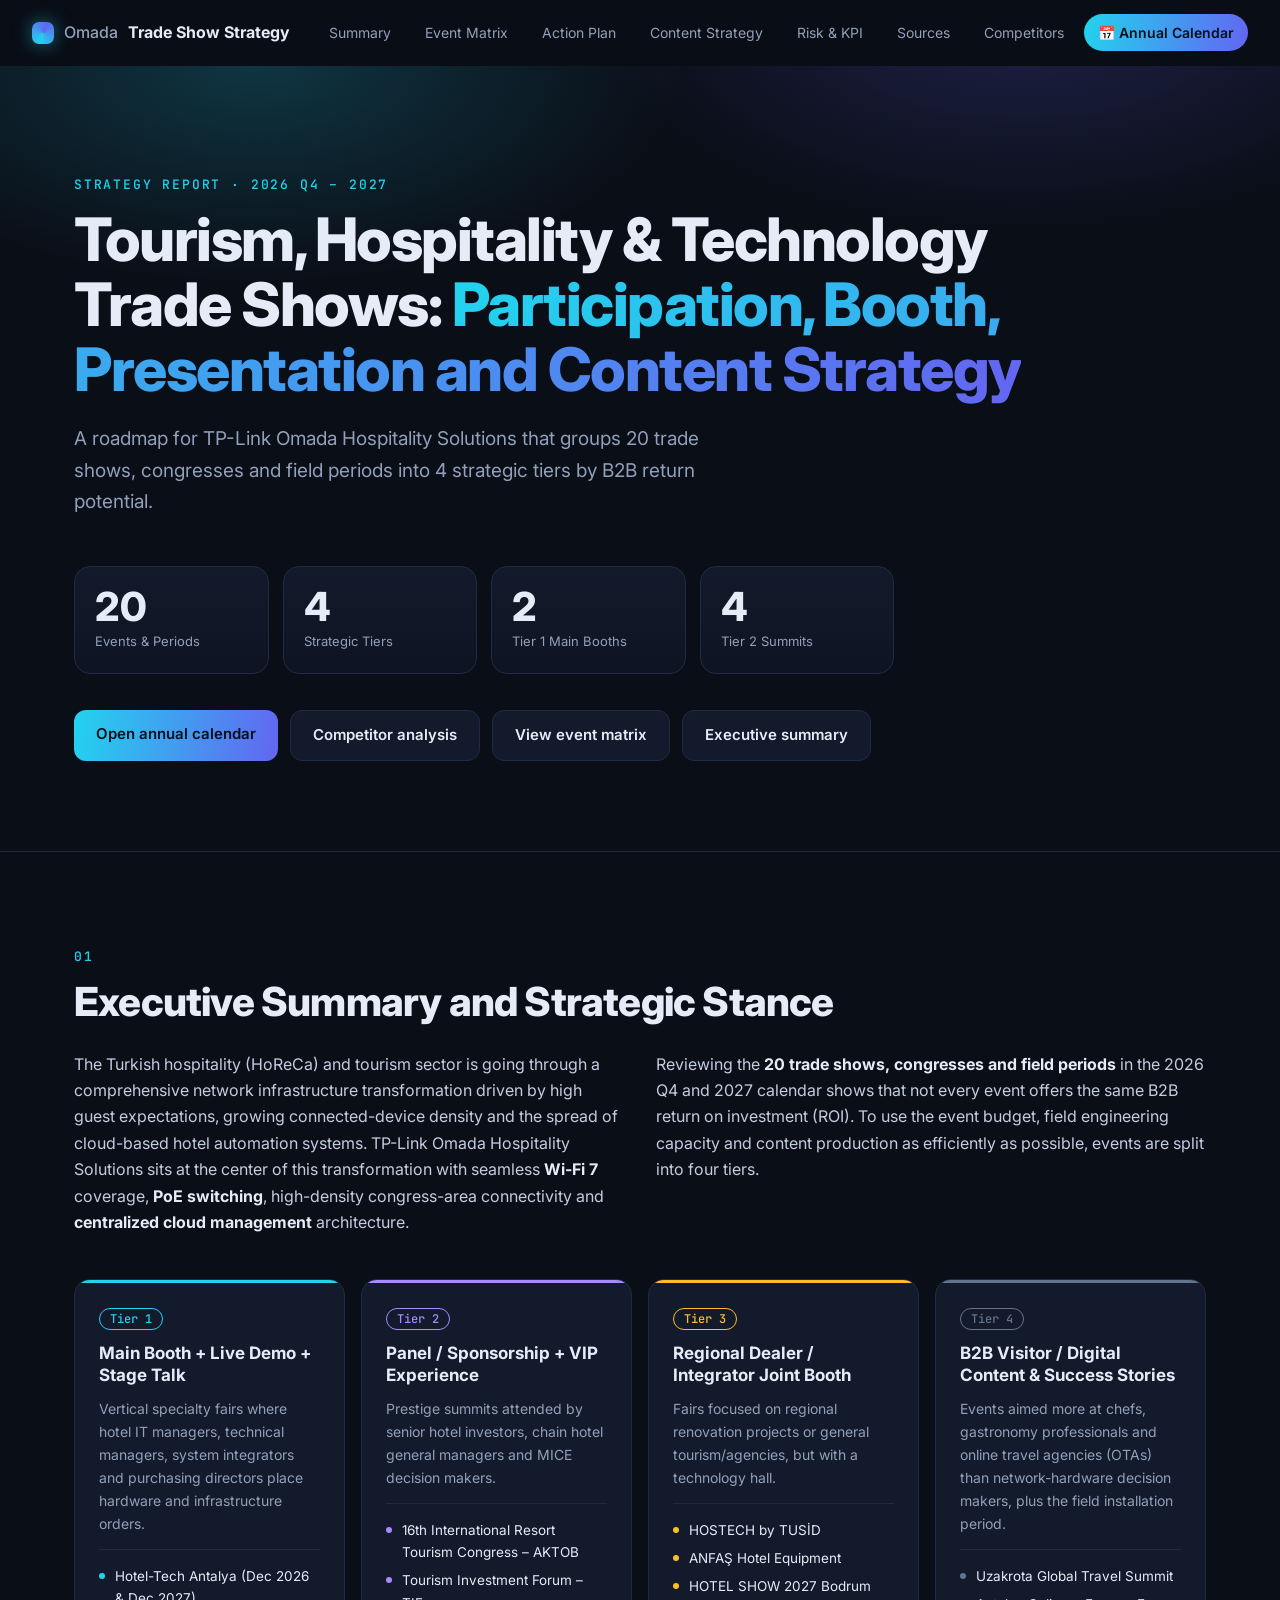
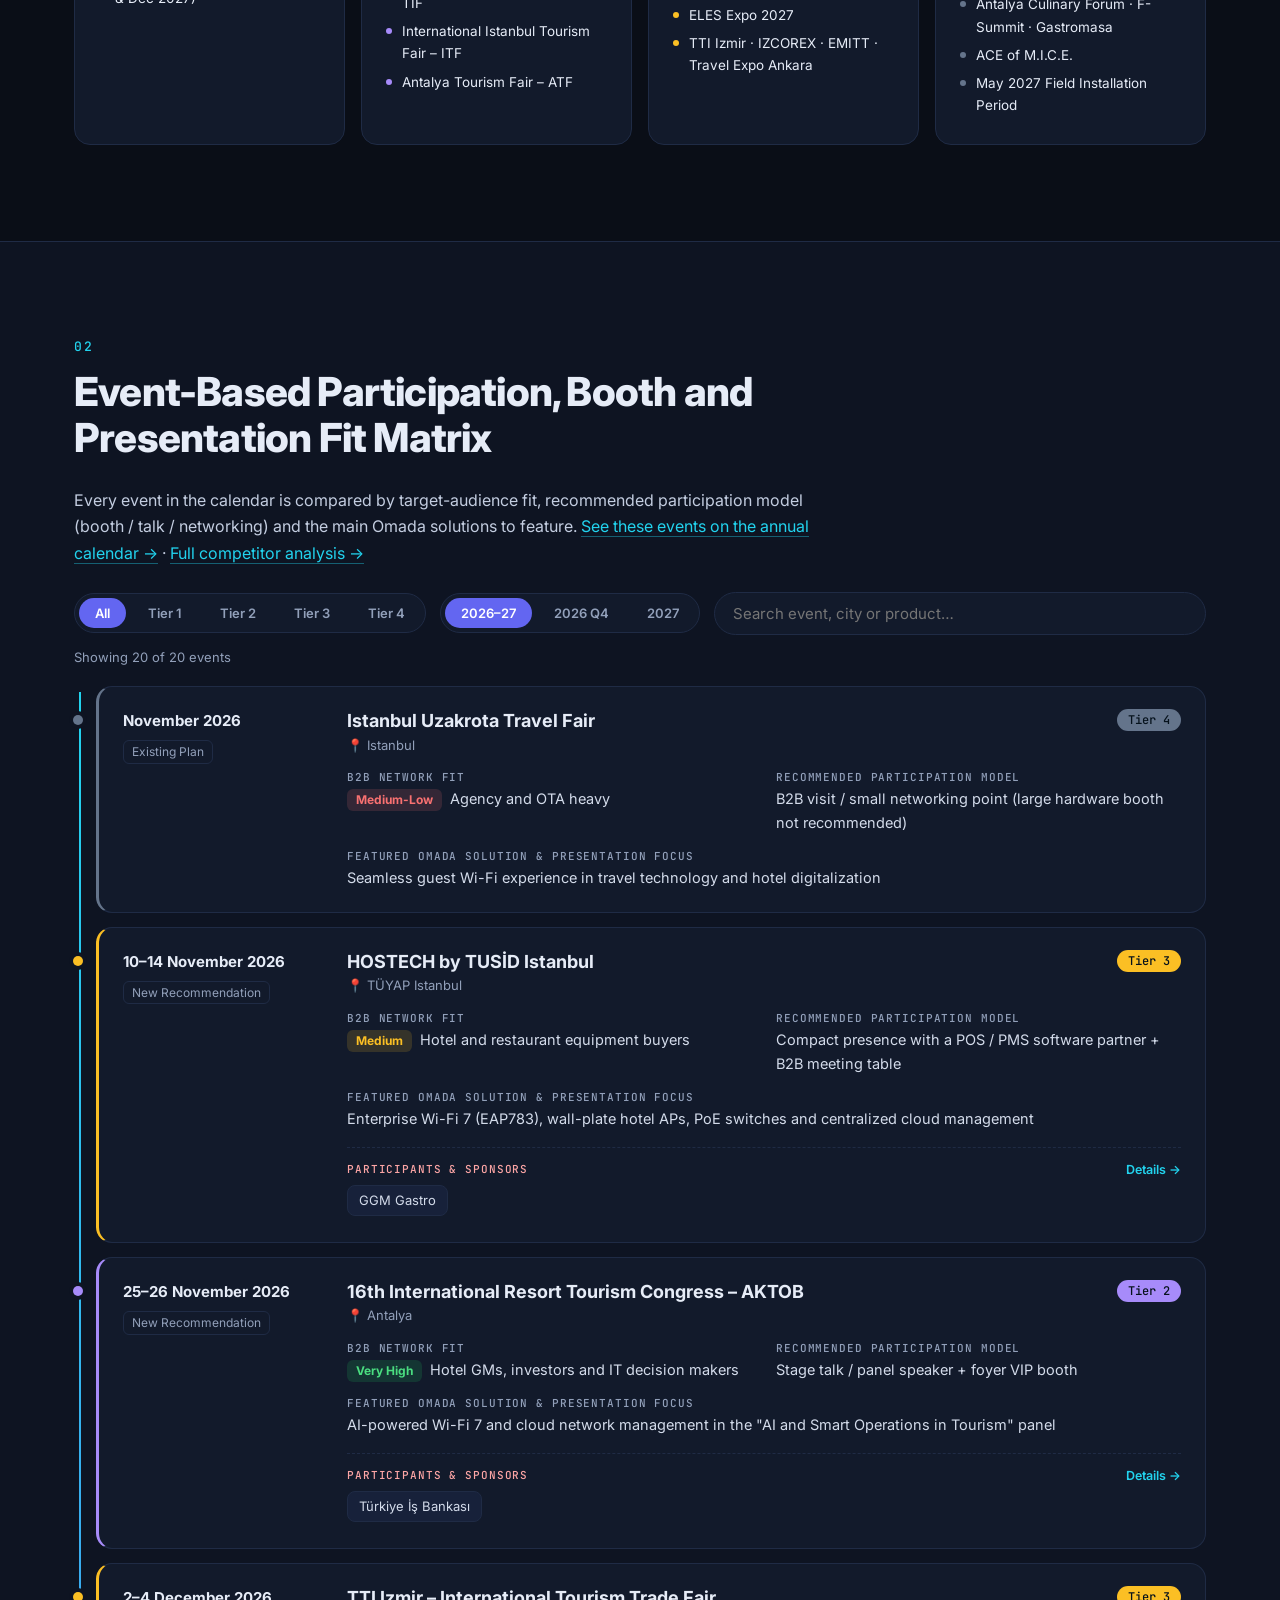
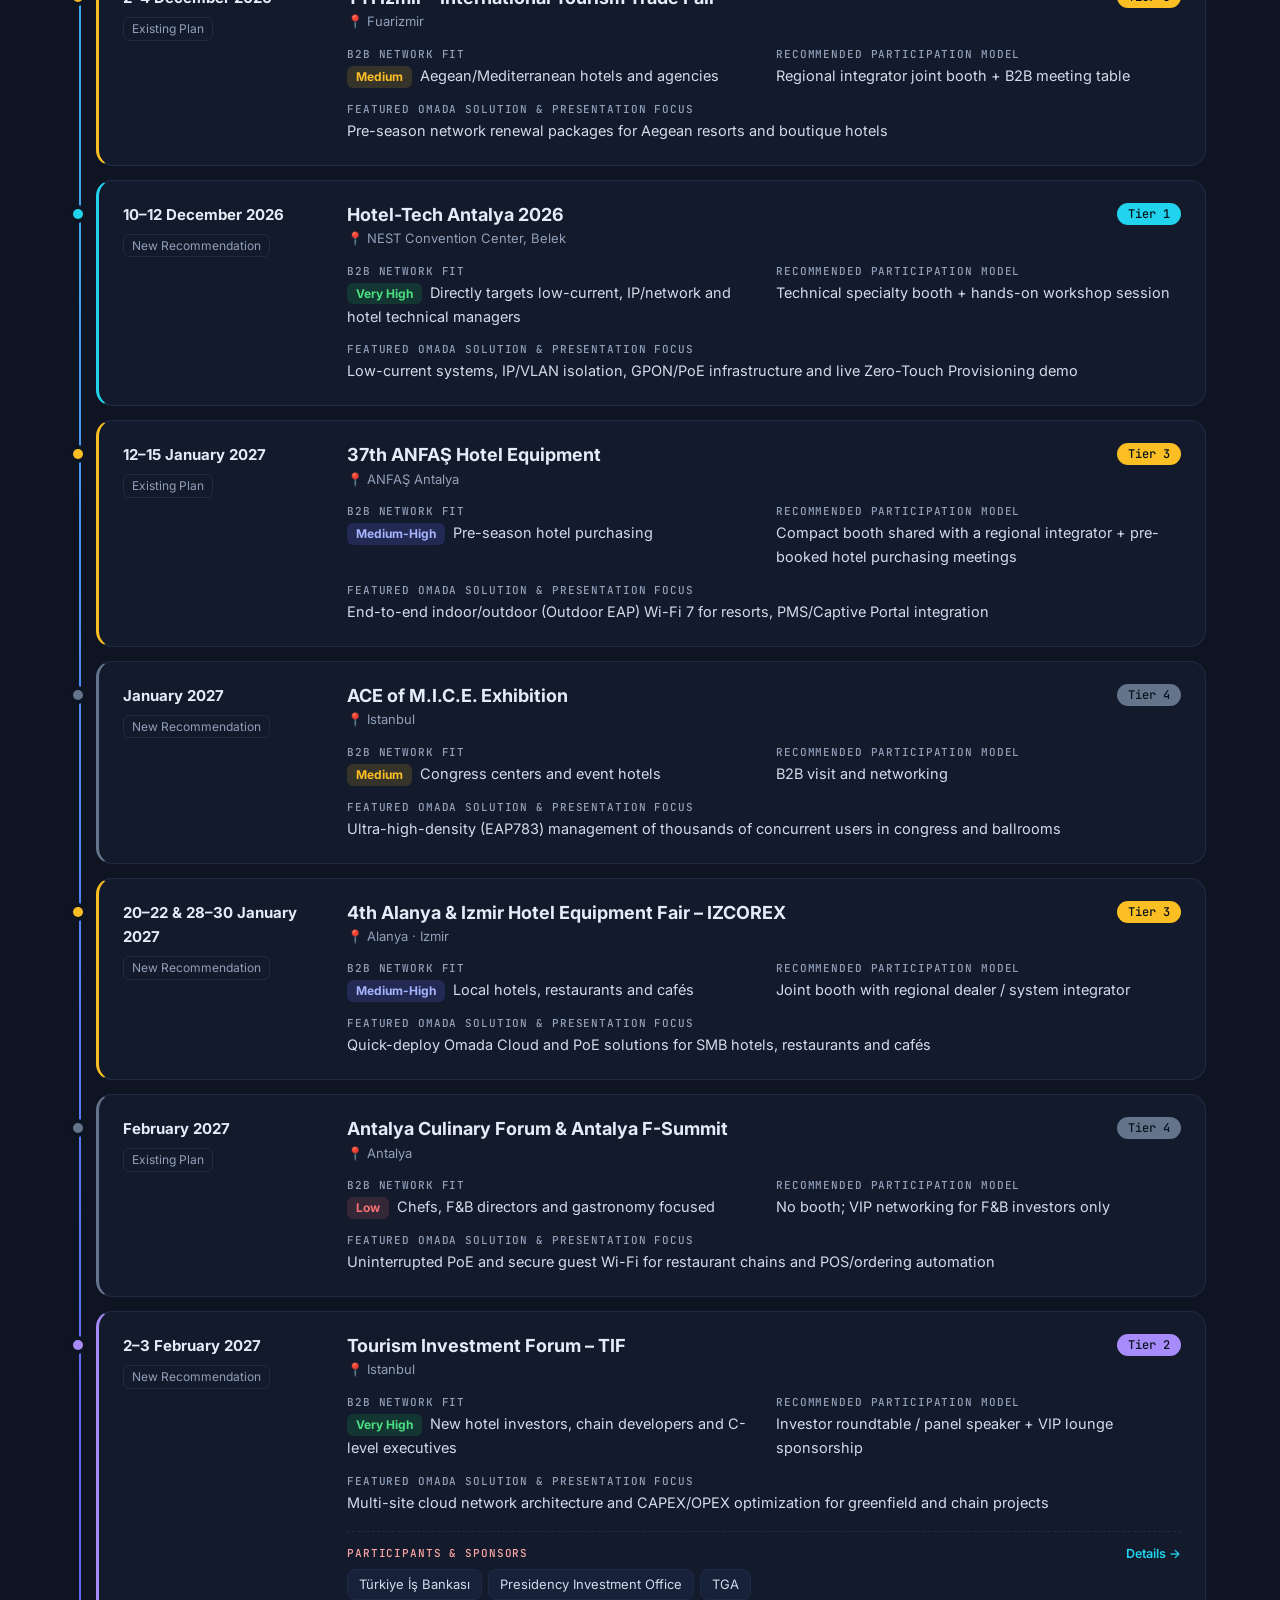
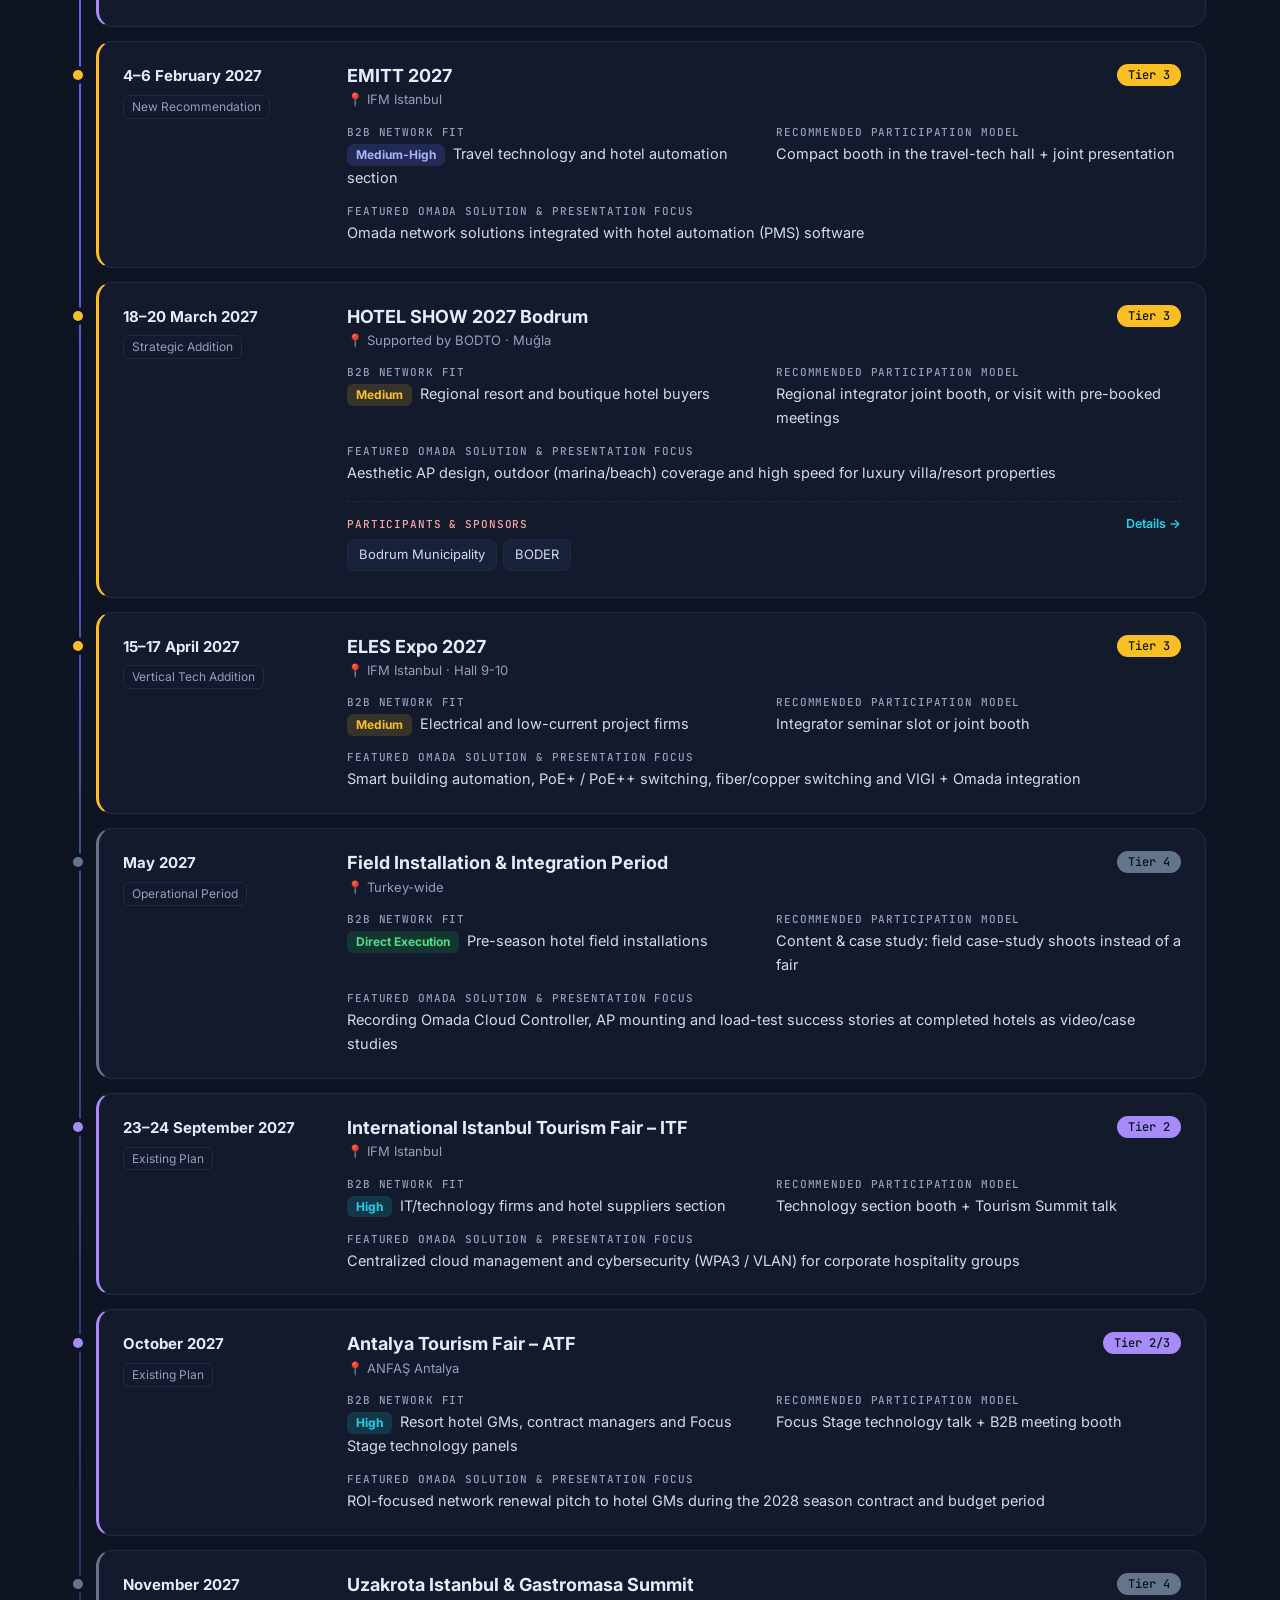
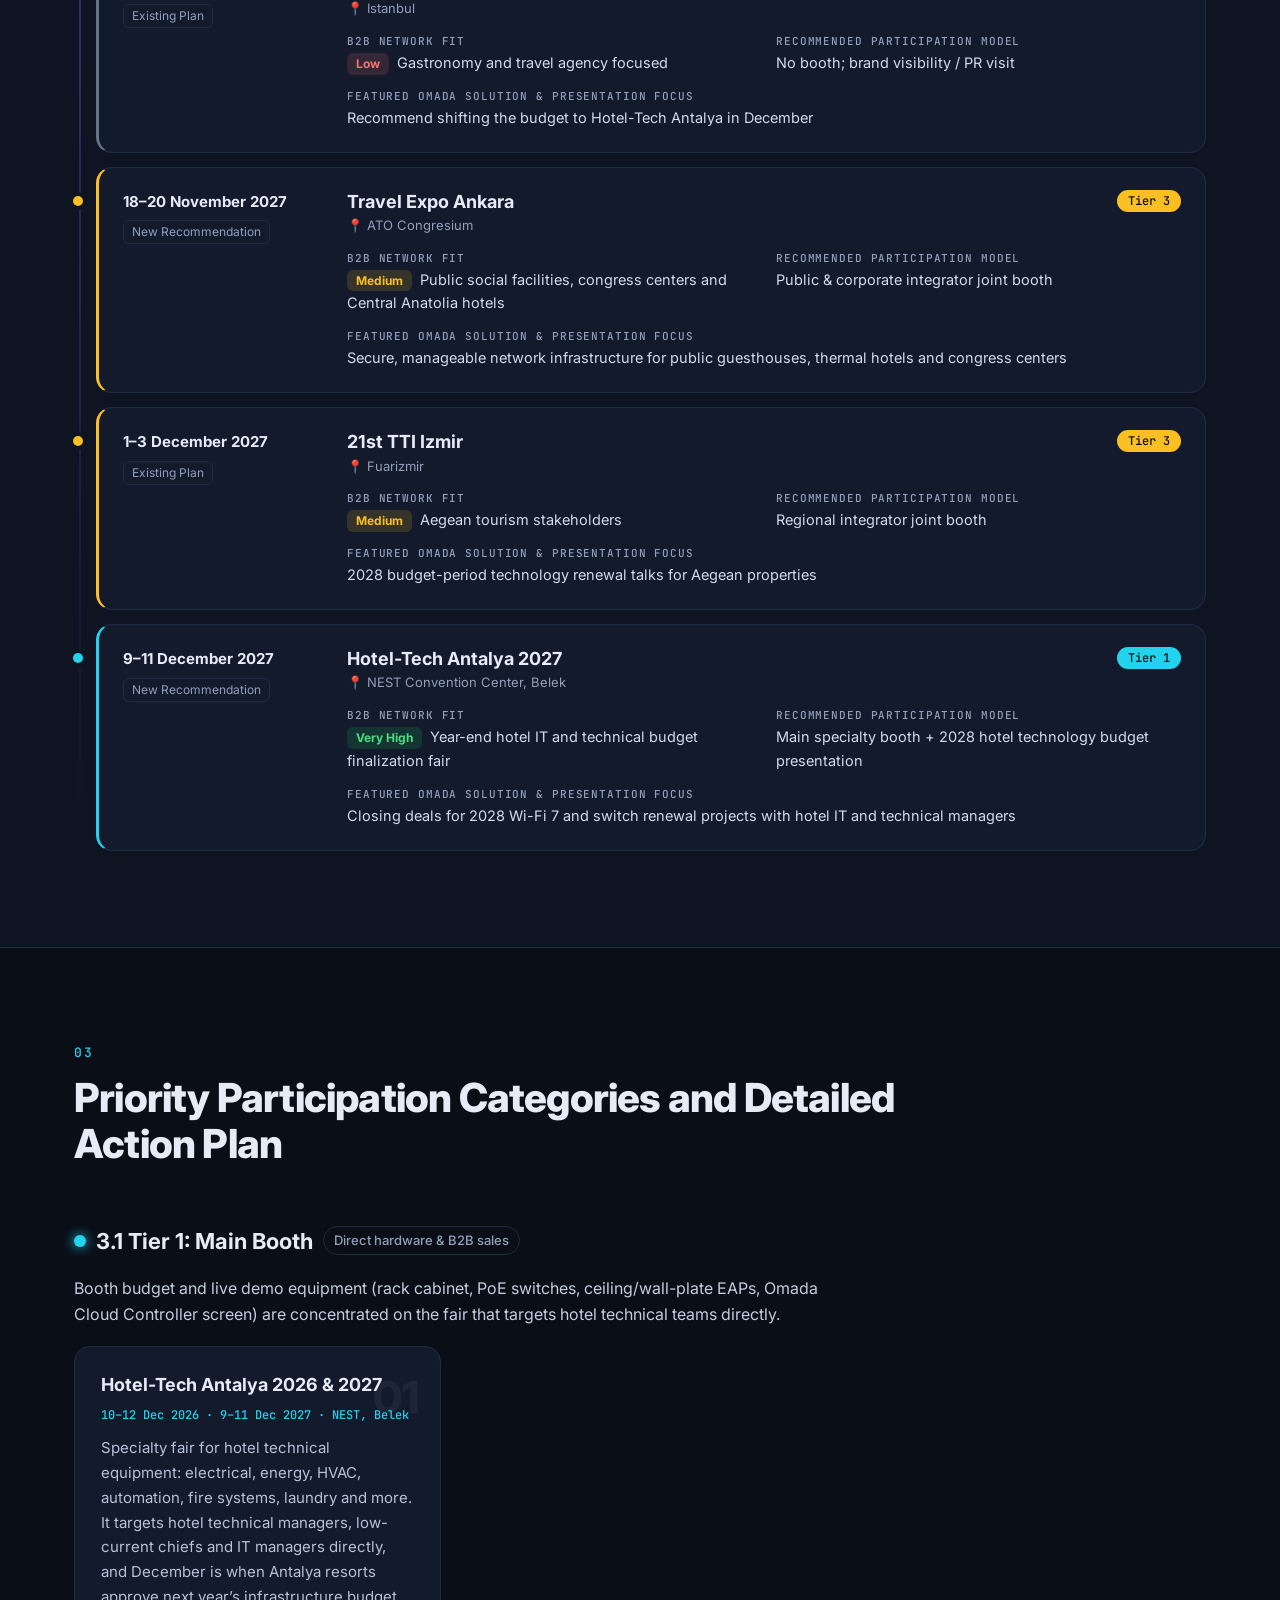
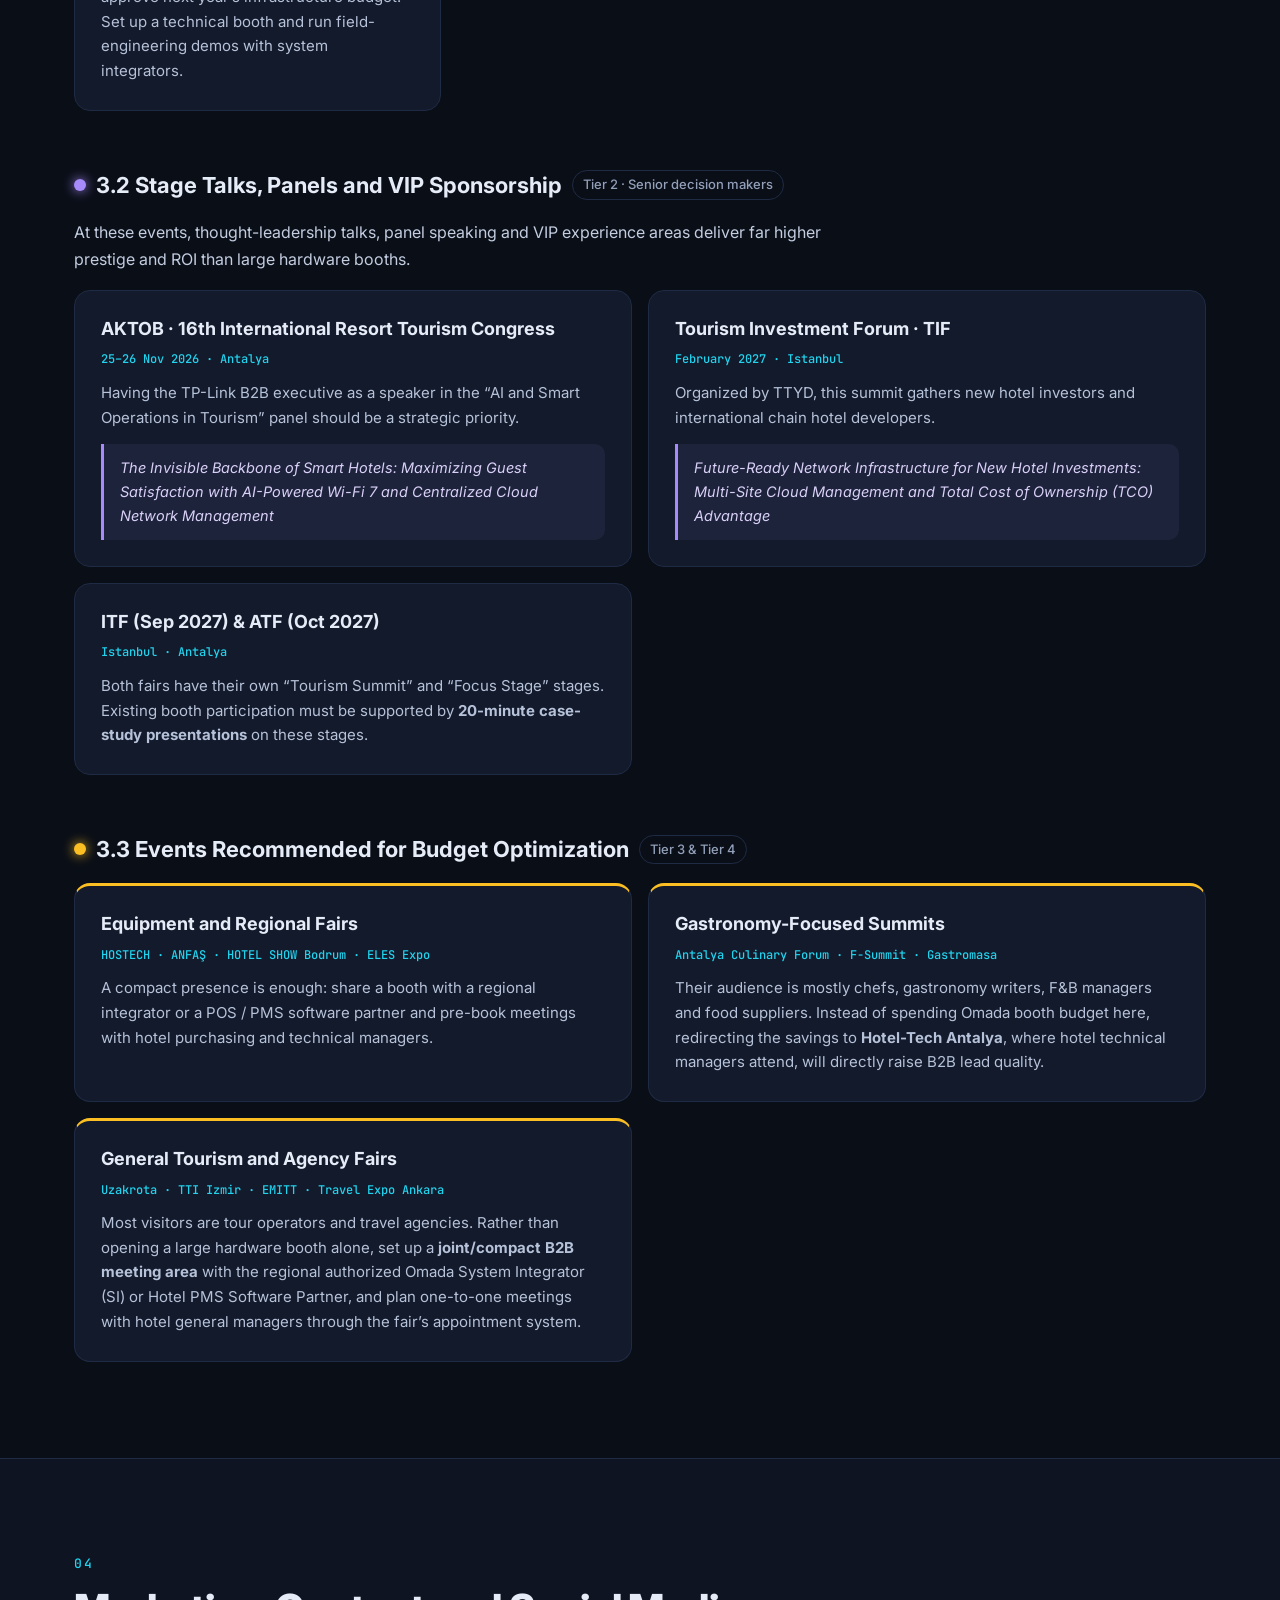
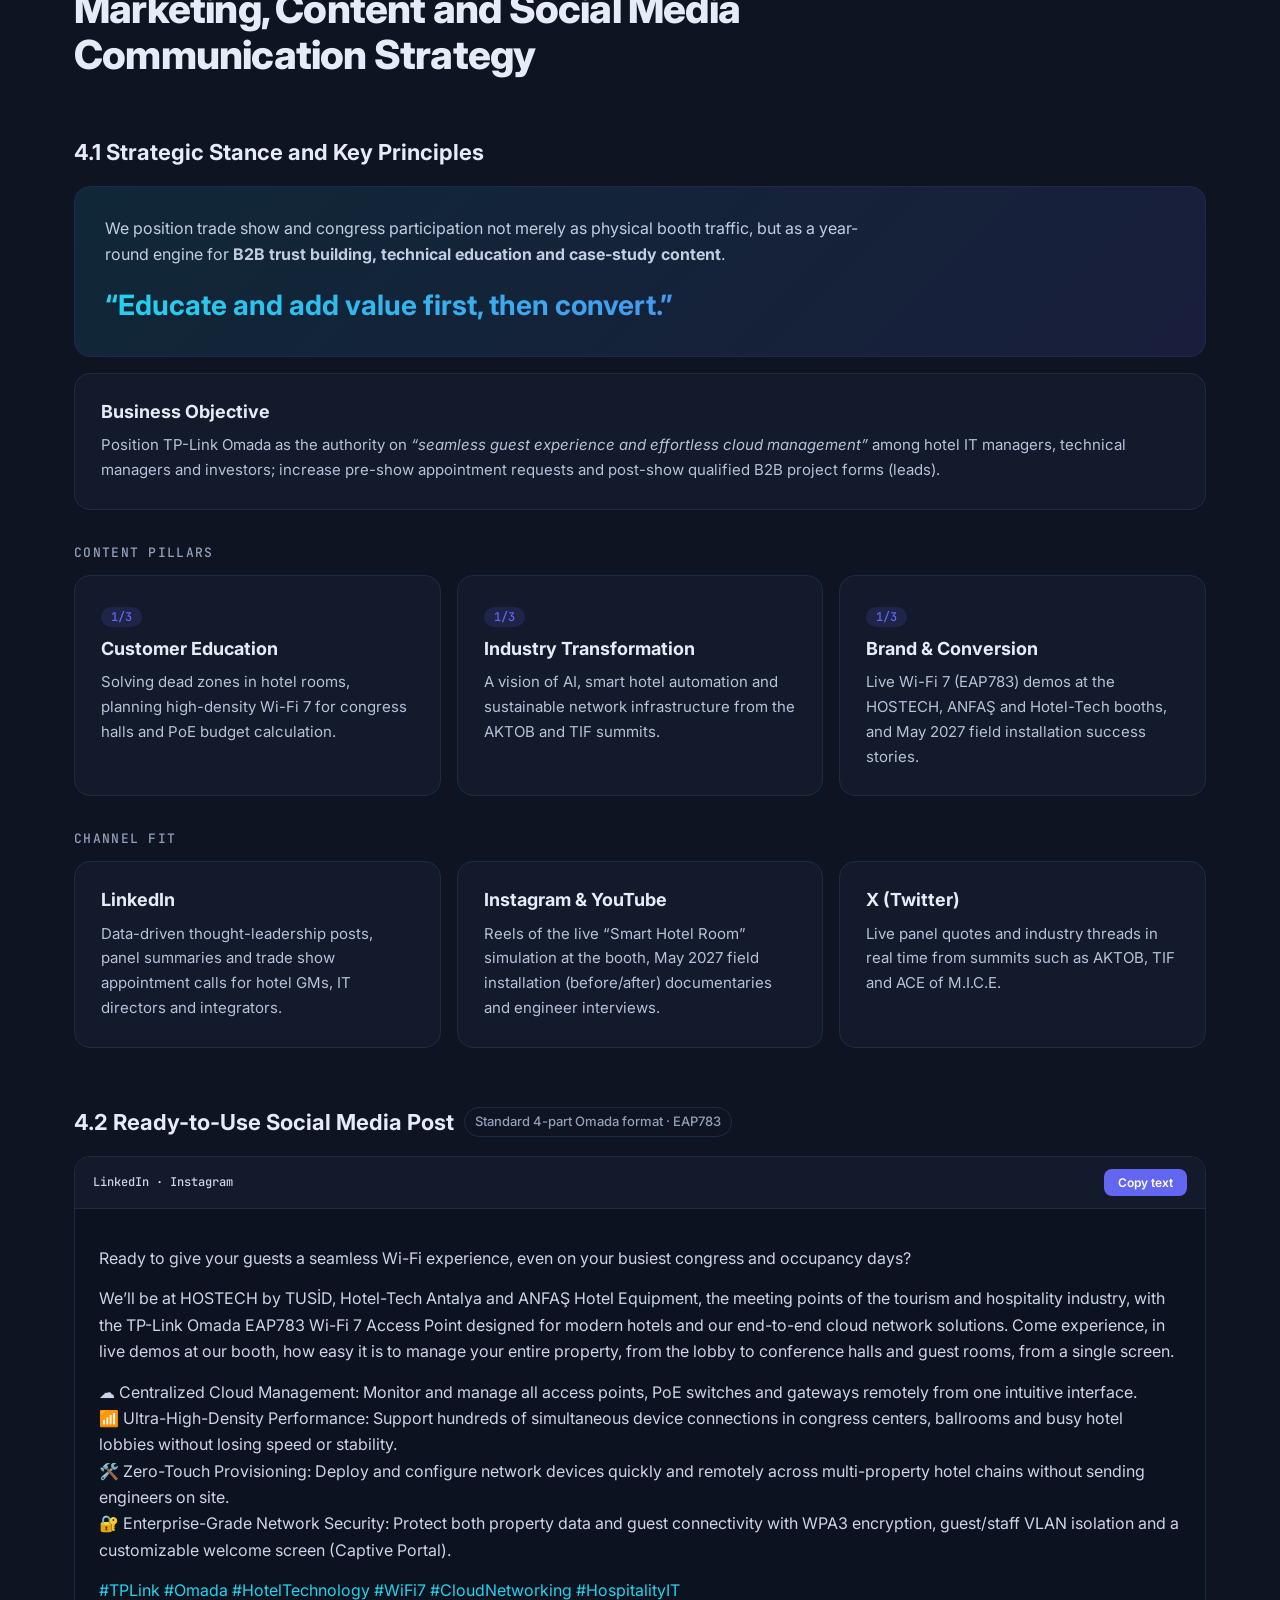
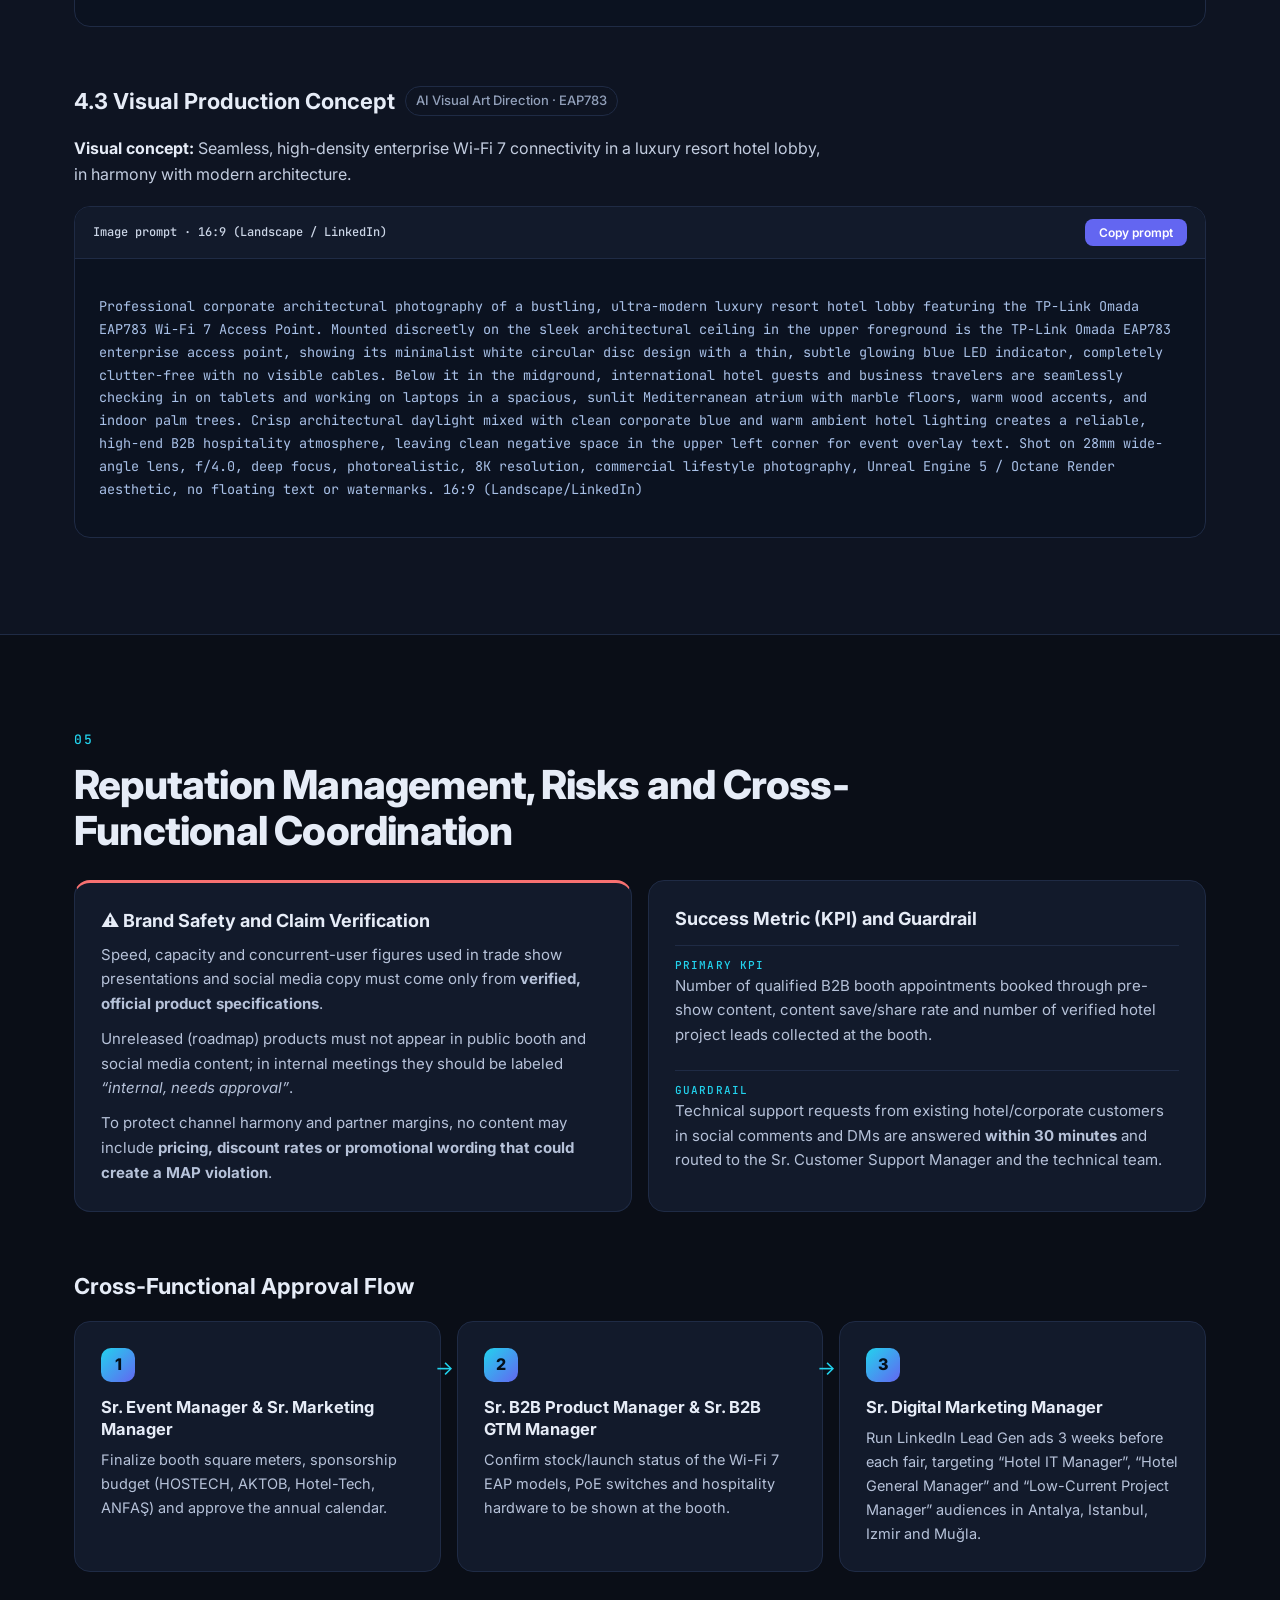
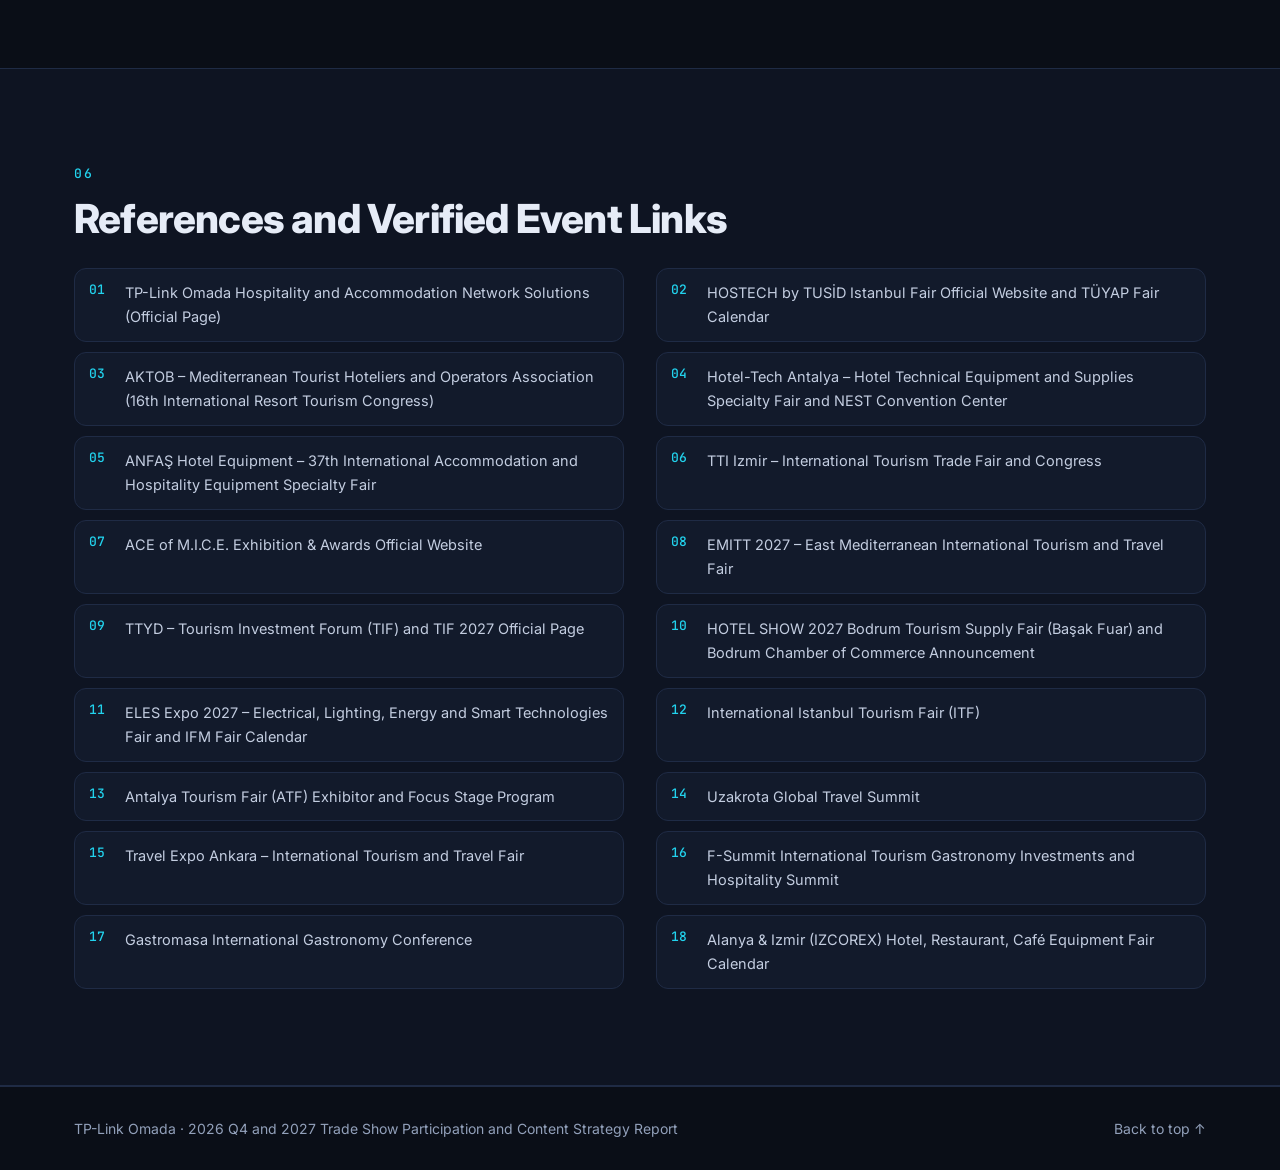
<file: index.html>
<!doctype html>
<html lang="en">
<head>
<meta charset="utf-8">
<meta name="viewport" content="width=device-width, initial-scale=1">
<title>TP-Link Omada | Trade Show Strategy Report 2026 Q4 – 2027</title>
<meta name="description" content="TP-Link Omada 2026 Q4 and 2027 tourism, hospitality and technology trade show participation, booth, presentation and content strategy report.">
<meta name="robots" content="noindex, nofollow">
<meta name="theme-color" content="#0a0e17">
<link rel="icon" href="data:image/svg+xml,<svg xmlns='http://www.w3.org/2000/svg' viewBox='0 0 32 32'><rect width='32' height='32' rx='8' fill='%2307111f'/><path d='M7 12a13 13 0 0 1 18 0M10 16a8 8 0 0 1 12 0M13 20a3 3 0 0 1 6 0' stroke='%2322d3ee' stroke-width='2.4' fill='none' stroke-linecap='round'/><circle cx='16' cy='24' r='1.8' fill='%2322d3ee'/></svg>">
<link rel="preconnect" href="https://fonts.googleapis.com">
<link rel="preconnect" href="https://fonts.gstatic.com" crossorigin>
<link href="https://fonts.googleapis.com/css2?family=Inter:wght@400;500;600;700;800&family=JetBrains+Mono:wght@500&display=swap" rel="stylesheet">
<link rel="stylesheet" href="styles.css">
</head>
<body>
<div class="progress" id="progress"></div>

<header class="nav" id="nav">
  <a class="brand" href="#top"><span class="brand-mark"></span>Omada <b>Trade Show Strategy</b></a>
  <button class="nav-toggle" id="navToggle" aria-label="Menu">☰</button>
  <nav id="navLinks">
    <a href="#summary">Summary</a>
    <a href="#matrix">Event Matrix</a>
    <a href="#plans">Action Plan</a>
    <a href="#content">Content Strategy</a>
    <a href="#risk">Risk &amp; KPI</a>
    <a href="#sources">Sources</a>
    <a href="competitors.html">Competitors</a>
    <a href="calendar.html" class="nav-cal">📅 Annual Calendar</a>
  </nav>
</header>

<main id="top">
<section class="hero">
  <div class="hero-glow"></div>
  <div class="wrap">
    <p class="eyebrow">Strategy Report · 2026 Q4 – 2027</p>
    <h1>Tourism, Hospitality &amp; Technology Trade Shows: <span class="grad">Participation, Booth, Presentation and Content Strategy</span></h1>
    <p class="lead">A roadmap for TP-Link Omada Hospitality Solutions that groups 20 trade shows, congresses and field periods into 4 strategic tiers by B2B return potential.</p>
    <div class="stats">
      <div class="stat"><span class="num" data-count="20">0</span><span>Events &amp; Periods</span></div>
      <div class="stat"><span class="num" data-count="4">0</span><span>Strategic Tiers</span></div>
      <div class="stat"><span class="num" data-count="2">0</span><span>Tier 1 Main Booths</span></div>
      <div class="stat"><span class="num" data-count="4">0</span><span>Tier 2 Summits</span></div>
    </div>
    <div class="cta">
      <a class="btn primary" href="calendar.html">Open annual calendar</a>
      <a class="btn" href="competitors.html">Competitor analysis</a>
      <a class="btn" href="#matrix">View event matrix</a>
      <a class="btn" href="#summary">Executive summary</a>
    </div>
  </div>
</section>

<section id="summary" class="sec">
  <div class="wrap">
    <p class="eyebrow">01</p>
    <h2>Executive Summary and Strategic Stance</h2>
    <div class="two">
      <p class="prose">The Turkish hospitality (HoReCa) and tourism sector is going through a comprehensive network infrastructure transformation driven by high guest expectations, growing connected-device density and the spread of cloud-based hotel automation systems. TP-Link Omada Hospitality Solutions sits at the center of this transformation with seamless <strong>Wi-Fi 7</strong> coverage, <strong>PoE switching</strong>, high-density congress-area connectivity and <strong>centralized cloud management</strong> architecture.</p>
      <p class="prose">Reviewing the <strong>20 trade shows, congresses and field periods</strong> in the 2026 Q4 and 2027 calendar shows that not every event offers the same B2B return on investment (ROI). To use the event budget, field engineering capacity and content production as efficiently as possible, events are split into four tiers.</p>
    </div>

    <div class="tiers">
      <article class="tier t1">
        <span class="tag">Tier 1</span>
        <h3>Main Booth + Live Demo + Stage Talk</h3>
        <p>Vertical specialty fairs where hotel IT managers, technical managers, system integrators and purchasing directors place hardware and infrastructure orders.</p>
        <ul><li>Hotel-Tech Antalya (Dec 2026 &amp; Dec 2027)</li></ul>
      </article>
      <article class="tier t2">
        <span class="tag">Tier 2</span>
        <h3>Panel / Sponsorship + VIP Experience</h3>
        <p>Prestige summits attended by senior hotel investors, chain hotel general managers and MICE decision makers.</p>
        <ul><li>16th International Resort Tourism Congress – AKTOB</li><li>Tourism Investment Forum – TIF</li><li>International Istanbul Tourism Fair – ITF</li><li>Antalya Tourism Fair – ATF</li></ul>
      </article>
      <article class="tier t3">
        <span class="tag">Tier 3</span>
        <h3>Regional Dealer / Integrator Joint Booth</h3>
        <p>Fairs focused on regional renovation projects or general tourism/agencies, but with a technology hall.</p>
        <ul><li>HOSTECH by TUSİD</li><li>ANFAŞ Hotel Equipment</li><li>HOTEL SHOW 2027 Bodrum</li><li>ELES Expo 2027</li><li>TTI Izmir · IZCOREX · EMITT · Travel Expo Ankara</li></ul>
      </article>
      <article class="tier t4">
        <span class="tag">Tier 4</span>
        <h3>B2B Visitor / Digital Content &amp; Success Stories</h3>
        <p>Events aimed more at chefs, gastronomy professionals and online travel agencies (OTAs) than network-hardware decision makers, plus the field installation period.</p>
        <ul><li>Uzakrota Global Travel Summit</li><li>Antalya Culinary Forum · F-Summit · Gastromasa</li><li>ACE of M.I.C.E.</li><li>May 2027 Field Installation Period</li></ul>
      </article>
    </div>

  </div>
</section>

<section id="matrix" class="sec alt">
  <div class="wrap">
    <p class="eyebrow">02</p>
    <h2>Event-Based Participation, Booth and Presentation Fit Matrix</h2>
    <p class="prose">Every event in the calendar is compared by target-audience fit, recommended participation model (booth / talk / networking) and the main Omada solutions to feature. <a class="inline" href="calendar.html">See these events on the annual calendar →</a> · <a class="inline" href="competitors.html">Full competitor analysis →</a></p>

    <div class="toolbar">
      <div class="chips" id="tierFilter">
        <button class="chip active" data-tier="all">All</button>
        <button class="chip c1" data-tier="1">Tier 1</button>
        <button class="chip c2" data-tier="2">Tier 2</button>
        <button class="chip c3" data-tier="3">Tier 3</button>
        <button class="chip c4" data-tier="4">Tier 4</button>
      </div>
      <div class="chips" id="yearFilter">
        <button class="chip active" data-year="all">2026–27</button>
        <button class="chip" data-year="2026">2026 Q4</button>
        <button class="chip" data-year="2027">2027</button>
      </div>
      <input id="search" type="search" placeholder="Search event, city or product…" aria-label="Search">
    </div>
    <p class="count" id="count"></p>
    <div class="timeline" id="timeline"></div>
  </div>
</section>

<section id="plans" class="sec">
  <div class="wrap">
    <p class="eyebrow">03</p>
    <h2>Priority Participation Categories and Detailed Action Plan</h2>

    <h3 class="sub"><span class="dot d1"></span>3.1 Tier 1: Main Booth <small>Direct hardware &amp; B2B sales</small></h3>
    <p class="prose">Booth budget and live demo equipment (rack cabinet, PoE switches, ceiling/wall-plate EAPs, Omada Cloud Controller screen) are concentrated on the fair that targets hotel technical teams directly.</p>
    <div class="cards">
      <article class="card"><span class="big">01</span><h4>Hotel-Tech Antalya 2026 &amp; 2027</h4><span class="meta">10–12 Dec 2026 · 9–11 Dec 2027 · NEST, Belek</span><p>Specialty fair for hotel technical equipment: electrical, energy, HVAC, automation, fire systems, laundry and more. It targets hotel technical managers, low-current chiefs and IT managers directly, and December is when Antalya resorts approve next year’s infrastructure budget. Set up a technical booth and run field-engineering demos with system integrators.</p></article>
    </div>

    <h3 class="sub"><span class="dot d2"></span>3.2 Stage Talks, Panels and VIP Sponsorship <small>Tier 2 · Senior decision makers</small></h3>
    <p class="prose">At these events, thought-leadership talks, panel speaking and VIP experience areas deliver far higher prestige and ROI than large hardware booths.</p>
    <div class="cards two-col">
      <article class="card"><h4>AKTOB · 16th International Resort Tourism Congress</h4><span class="meta">25–26 Nov 2026 · Antalya</span><p>Having the TP-Link B2B executive as a speaker in the “AI and Smart Operations in Tourism” panel should be a strategic priority.</p><blockquote>The Invisible Backbone of Smart Hotels: Maximizing Guest Satisfaction with AI-Powered Wi-Fi 7 and Centralized Cloud Network Management</blockquote></article>
      <article class="card"><h4>Tourism Investment Forum · TIF</h4><span class="meta">February 2027 · Istanbul</span><p>Organized by TTYD, this summit gathers new hotel investors and international chain hotel developers.</p><blockquote>Future-Ready Network Infrastructure for New Hotel Investments: Multi-Site Cloud Management and Total Cost of Ownership (TCO) Advantage</blockquote></article>
      <article class="card"><h4>ITF (Sep 2027) &amp; ATF (Oct 2027)</h4><span class="meta">Istanbul · Antalya</span><p>Both fairs have their own “Tourism Summit” and “Focus Stage” stages. Existing booth participation must be supported by <strong>20-minute case-study presentations</strong> on these stages.</p></article>
    </div>

    <h3 class="sub"><span class="dot d3"></span>3.3 Events Recommended for Budget Optimization <small>Tier 3 &amp; Tier 4</small></h3>
    <div class="cards two-col">
      <article class="card accent"><h4>Equipment and Regional Fairs</h4><span class="meta">HOSTECH · ANFAŞ · HOTEL SHOW Bodrum · ELES Expo</span><p>A compact presence is enough: share a booth with a regional integrator or a POS / PMS software partner and pre-book meetings with hotel purchasing and technical managers.</p></article>
      <article class="card accent"><h4>Gastronomy-Focused Summits</h4><span class="meta">Antalya Culinary Forum · F-Summit · Gastromasa</span><p>Their audience is mostly chefs, gastronomy writers, F&amp;B managers and food suppliers. Instead of spending Omada booth budget here, redirecting the savings to <strong>Hotel-Tech Antalya</strong>, where hotel technical managers attend, will directly raise B2B lead quality.</p></article>
      <article class="card accent"><h4>General Tourism and Agency Fairs</h4><span class="meta">Uzakrota · TTI Izmir · EMITT · Travel Expo Ankara</span><p>Most visitors are tour operators and travel agencies. Rather than opening a large hardware booth alone, set up a <strong>joint/compact B2B meeting area</strong> with the regional authorized Omada System Integrator (SI) or Hotel PMS Software Partner, and plan one-to-one meetings with hotel general managers through the fair’s appointment system.</p></article>
    </div>
  </div>
</section>

<section id="content" class="sec alt">
  <div class="wrap">
    <p class="eyebrow">04</p>
    <h2>Marketing, Content and Social Media Communication Strategy</h2>

    <h3 class="sub">4.1 Strategic Stance and Key Principles</h3>
    <div class="callout">
      <p>We position trade show and congress participation not merely as physical booth traffic, but as a year-round engine for <strong>B2B trust building, technical education and case-study content</strong>.</p>
      <strong class="motto">“Educate and add value first, then convert.”</strong>
    </div>
    <article class="card wide"><h4>Business Objective</h4><p>Position TP-Link Omada as the authority on <em>“seamless guest experience and effortless cloud management”</em> among hotel IT managers, technical managers and investors; increase pre-show appointment requests and post-show qualified B2B project forms (leads).</p></article>

    <h4 class="mini">Content Pillars</h4>
    <div class="cards three">
      <article class="card"><span class="frac">1/3</span><h4>Customer Education</h4><p>Solving dead zones in hotel rooms, planning high-density Wi-Fi 7 for congress halls and PoE budget calculation.</p></article>
      <article class="card"><span class="frac">1/3</span><h4>Industry Transformation</h4><p>A vision of AI, smart hotel automation and sustainable network infrastructure from the AKTOB and TIF summits.</p></article>
      <article class="card"><span class="frac">1/3</span><h4>Brand &amp; Conversion</h4><p>Live Wi-Fi 7 (EAP783) demos at the HOSTECH, ANFAŞ and Hotel-Tech booths, and May 2027 field installation success stories.</p></article>
    </div>

    <h4 class="mini">Channel Fit</h4>
    <div class="cards three">
      <article class="card"><h4>LinkedIn</h4><p>Data-driven thought-leadership posts, panel summaries and trade show appointment calls for hotel GMs, IT directors and integrators.</p></article>
      <article class="card"><h4>Instagram &amp; YouTube</h4><p>Reels of the live “Smart Hotel Room” simulation at the booth, May 2027 field installation (before/after) documentaries and engineer interviews.</p></article>
      <article class="card"><h4>X (Twitter)</h4><p>Live panel quotes and industry threads in real time from summits such as AKTOB, TIF and ACE of M.I.C.E.</p></article>
    </div>

    <h3 class="sub">4.2 Ready-to-Use Social Media Post <small>Standard 4-part Omada format · EAP783</small></h3>
    <div class="post">
      <p class="post-head">LinkedIn · Instagram <button class="copy" id="copyPost">Copy text</button></p>
      <div id="postText">
        <p>Ready to give your guests a seamless Wi-Fi experience, even on your busiest congress and occupancy days?</p>
        <p>We’ll be at HOSTECH by TUSİD, Hotel-Tech Antalya and ANFAŞ Hotel Equipment, the meeting points of the tourism and hospitality industry, with the TP-Link Omada EAP783 Wi-Fi 7 Access Point designed for modern hotels and our end-to-end cloud network solutions. Come experience, in live demos at our booth, how easy it is to manage your entire property, from the lobby to conference halls and guest rooms, from a single screen.</p>
        <p>☁️ Centralized Cloud Management: Monitor and manage all access points, PoE switches and gateways remotely from one intuitive interface.<br>
        📶 Ultra-High-Density Performance: Support hundreds of simultaneous device connections in congress centers, ballrooms and busy hotel lobbies without losing speed or stability.<br>
        🛠️ Zero-Touch Provisioning: Deploy and configure network devices quickly and remotely across multi-property hotel chains without sending engineers on site.<br>
        🔐 Enterprise-Grade Network Security: Protect both property data and guest connectivity with WPA3 encryption, guest/staff VLAN isolation and a customizable welcome screen (Captive Portal).</p>
        <p class="hash">#TPLink #Omada #HotelTechnology #WiFi7 #CloudNetworking #HospitalityIT</p>
      </div>
    </div>

    <h3 class="sub">4.3 Visual Production Concept <small>AI Visual Art Direction · EAP783</small></h3>
    <p class="prose"><strong>Visual concept:</strong> Seamless, high-density enterprise Wi-Fi 7 connectivity in a luxury resort hotel lobby, in harmony with modern architecture.</p>
    <div class="post code">
      <p class="post-head">Image prompt · 16:9 (Landscape / LinkedIn) <button class="copy" id="copyPrompt">Copy prompt</button></p>
      <p id="promptText">Professional corporate architectural photography of a bustling, ultra-modern luxury resort hotel lobby featuring the TP-Link Omada EAP783 Wi-Fi 7 Access Point. Mounted discreetly on the sleek architectural ceiling in the upper foreground is the TP-Link Omada EAP783 enterprise access point, showing its minimalist white circular disc design with a thin, subtle glowing blue LED indicator, completely clutter-free with no visible cables. Below it in the midground, international hotel guests and business travelers are seamlessly checking in on tablets and working on laptops in a spacious, sunlit Mediterranean atrium with marble floors, warm wood accents, and indoor palm trees. Crisp architectural daylight mixed with clean corporate blue and warm ambient hotel lighting creates a reliable, high-end B2B hospitality atmosphere, leaving clean negative space in the upper left corner for event overlay text. Shot on 28mm wide-angle lens, f/4.0, deep focus, photorealistic, 8K resolution, commercial lifestyle photography, Unreal Engine 5 / Octane Render aesthetic, no floating text or watermarks. 16:9 (Landscape/LinkedIn)</p>
    </div>
  </div>
</section>

<section id="risk" class="sec">
  <div class="wrap">
    <p class="eyebrow">05</p>
    <h2>Reputation Management, Risks and Cross-Functional Coordination</h2>
    <div class="cards two-col">
      <article class="card warn"><h4>⚠ Brand Safety and Claim Verification</h4>
        <p>Speed, capacity and concurrent-user figures used in trade show presentations and social media copy must come only from <strong>verified, official product specifications</strong>.</p>
        <p>Unreleased (roadmap) products must not appear in public booth and social media content; in internal meetings they should be labeled <em>“internal, needs approval”</em>.</p>
        <p>To protect channel harmony and partner margins, no content may include <strong>pricing, discount rates or promotional wording that could create a MAP violation</strong>.</p>
      </article>
      <article class="card"><h4>Success Metric (KPI) and Guardrail</h4>
        <p class="kpi"><b>Primary KPI</b> Number of qualified B2B booth appointments booked through pre-show content, content save/share rate and number of verified hotel project leads collected at the booth.</p>
        <p class="kpi"><b>Guardrail</b> Technical support requests from existing hotel/corporate customers in social comments and DMs are answered <strong>within 30 minutes</strong> and routed to the Sr. Customer Support Manager and the technical team.</p>
      </article>
    </div>

    <h3 class="sub">Cross-Functional Approval Flow</h3>
    <div class="flow">
      <div class="step"><span>1</span><h4>Sr. Event Manager &amp; Sr. Marketing Manager</h4><p>Finalize booth square meters, sponsorship budget (HOSTECH, AKTOB, Hotel-Tech, ANFAŞ) and approve the annual calendar.</p></div>
      <div class="step"><span>2</span><h4>Sr. B2B Product Manager &amp; Sr. B2B GTM Manager</h4><p>Confirm stock/launch status of the Wi-Fi 7 EAP models, PoE switches and hospitality hardware to be shown at the booth.</p></div>
      <div class="step"><span>3</span><h4>Sr. Digital Marketing Manager</h4><p>Run LinkedIn Lead Gen ads 3 weeks before each fair, targeting “Hotel IT Manager”, “Hotel General Manager” and “Low-Current Project Manager” audiences in Antalya, Istanbul, Izmir and Muğla.</p></div>
    </div>
  </div>
</section>

<section id="sources" class="sec alt">
  <div class="wrap">
    <p class="eyebrow">06</p>
    <h2>References and Verified Event Links</h2>
    <ol class="sources">
      <li>TP-Link Omada Hospitality and Accommodation Network Solutions (Official Page)</li>
      <li>HOSTECH by TUSİD Istanbul Fair Official Website and TÜYAP Fair Calendar</li>
      <li>AKTOB – Mediterranean Tourist Hoteliers and Operators Association (16th International Resort Tourism Congress)</li>
      <li>Hotel-Tech Antalya – Hotel Technical Equipment and Supplies Specialty Fair and NEST Convention Center</li>
      <li>ANFAŞ Hotel Equipment – 37th International Accommodation and Hospitality Equipment Specialty Fair</li>
      <li>TTI Izmir – International Tourism Trade Fair and Congress</li>
      <li>ACE of M.I.C.E. Exhibition &amp; Awards Official Website</li>
      <li>EMITT 2027 – East Mediterranean International Tourism and Travel Fair</li>
      <li>TTYD – Tourism Investment Forum (TIF) and TIF 2027 Official Page</li>
      <li>HOTEL SHOW 2027 Bodrum Tourism Supply Fair (Başak Fuar) and Bodrum Chamber of Commerce Announcement</li>
      <li>ELES Expo 2027 – Electrical, Lighting, Energy and Smart Technologies Fair and IFM Fair Calendar</li>
      <li>International Istanbul Tourism Fair (ITF)</li>
      <li>Antalya Tourism Fair (ATF) Exhibitor and Focus Stage Program</li>
      <li>Uzakrota Global Travel Summit</li>
      <li>Travel Expo Ankara – International Tourism and Travel Fair</li>
      <li>F-Summit International Tourism Gastronomy Investments and Hospitality Summit</li>
      <li>Gastromasa International Gastronomy Conference</li>
      <li>Alanya &amp; Izmir (IZCOREX) Hotel, Restaurant, Café Equipment Fair Calendar</li>
    </ol>
  </div>
</section>
</main>

<footer class="foot">
  <div class="wrap">
    <span>TP-Link Omada · 2026 Q4 and 2027 Trade Show Participation and Content Strategy Report</span>
    <a href="#top">Back to top ↑</a>
  </div>
</footer>

<script src="events.js"></script>
<script src="competitors.js"></script>
<script src="app.js"></script>
</body>
</html>
</file>
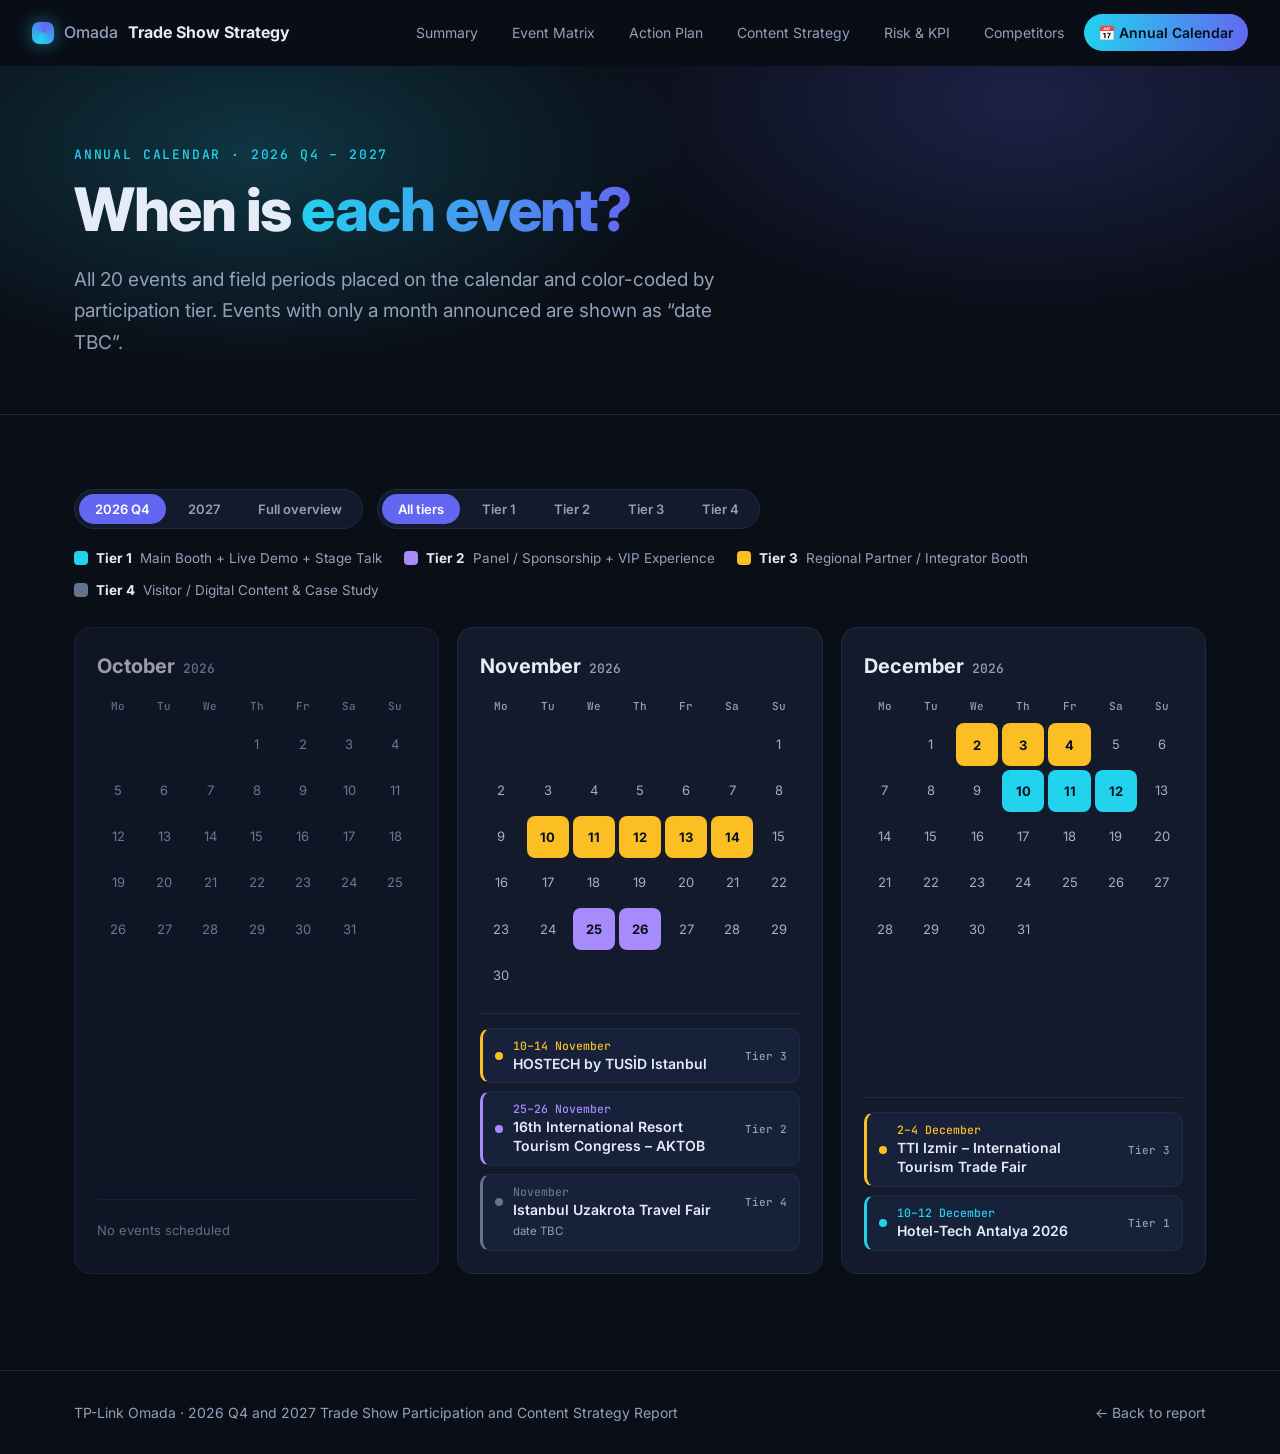
<file: calendar.html>
<!doctype html>
<html lang="en">
<head>
<meta charset="utf-8">
<meta name="viewport" content="width=device-width, initial-scale=1">
<title>Annual Calendar | TP-Link Omada Trade Show Strategy</title>
<meta name="description" content="Annual calendar of 2026 Q4 and 2027 tourism, hospitality and technology trade shows, color-coded by participation tier.">
<meta name="robots" content="noindex, nofollow">
<meta name="theme-color" content="#0a0e17">
<link rel="icon" href="data:image/svg+xml,<svg xmlns='http://www.w3.org/2000/svg' viewBox='0 0 32 32'><rect width='32' height='32' rx='8' fill='%2307111f'/><path d='M7 12a13 13 0 0 1 18 0M10 16a8 8 0 0 1 12 0M13 20a3 3 0 0 1 6 0' stroke='%2322d3ee' stroke-width='2.4' fill='none' stroke-linecap='round'/><circle cx='16' cy='24' r='1.8' fill='%2322d3ee'/></svg>">
<link rel="preconnect" href="https://fonts.googleapis.com">
<link rel="preconnect" href="https://fonts.gstatic.com" crossorigin>
<link href="https://fonts.googleapis.com/css2?family=Inter:wght@400;500;600;700;800&family=JetBrains+Mono:wght@500&display=swap" rel="stylesheet">
<link rel="stylesheet" href="styles.css">
</head>
<body>
<div class="progress" id="progress"></div>
<header class="nav" id="nav">
  <a class="brand" href="index.html"><span class="brand-mark"></span>Omada <b>Trade Show Strategy</b></a>
  <button class="nav-toggle" id="navToggle" aria-label="Menu">☰</button>
  <nav id="navLinks">
    <a href="index.html#summary">Summary</a>
    <a href="index.html#matrix">Event Matrix</a>
    <a href="index.html#plans">Action Plan</a>
    <a href="index.html#content">Content Strategy</a>
    <a href="index.html#risk">Risk &amp; KPI</a>
    <a href="competitors.html">Competitors</a>
    <a href="calendar.html" class="nav-cal active">📅 Annual Calendar</a>
  </nav>
</header>

<main id="top">
<section class="hero small">
  <div class="hero-glow"></div>
  <div class="wrap">
    <p class="eyebrow">Annual Calendar · 2026 Q4 – 2027</p>
    <h1>When is <span class="grad">each event?</span></h1>
    <p class="lead">All 20 events and field periods placed on the calendar and color-coded by participation tier. Events with only a month announced are shown as “date TBC”.</p>
  </div>
</section>

<section class="sec cal-sec">
  <div class="wrap">
    <div class="toolbar">
      <div class="chips" id="periodFilter">
        <button class="chip active" data-period="q4">2026 Q4</button>
        <button class="chip" data-period="2027">2027</button>
        <button class="chip" data-period="all">Full overview</button>
      </div>
      <div class="chips" id="calTier">
        <button class="chip active" data-tier="all">All tiers</button>
        <button class="chip c1" data-tier="1">Tier 1</button>
        <button class="chip c2" data-tier="2">Tier 2</button>
        <button class="chip c3" data-tier="3">Tier 3</button>
        <button class="chip c4" data-tier="4">Tier 4</button>
      </div>
    </div>

    <div class="legend" id="legend"></div>

    <div class="months" id="months"></div>
  </div>
</section>
</main>

<div class="modal" id="modal" hidden>
  <div class="modal-box" role="dialog" aria-modal="true" aria-labelledby="mTitle">
    <button class="modal-x" id="modalX" aria-label="Close">✕</button>
    <div id="modalBody"></div>
  </div>
</div>

<footer class="foot">
  <div class="wrap">
    <span>TP-Link Omada · 2026 Q4 and 2027 Trade Show Participation and Content Strategy Report</span>
    <a href="index.html">← Back to report</a>
  </div>
</footer>
<script src="events.js"></script>
<script src="calendar.js"></script>
</body>
</html>
</file>
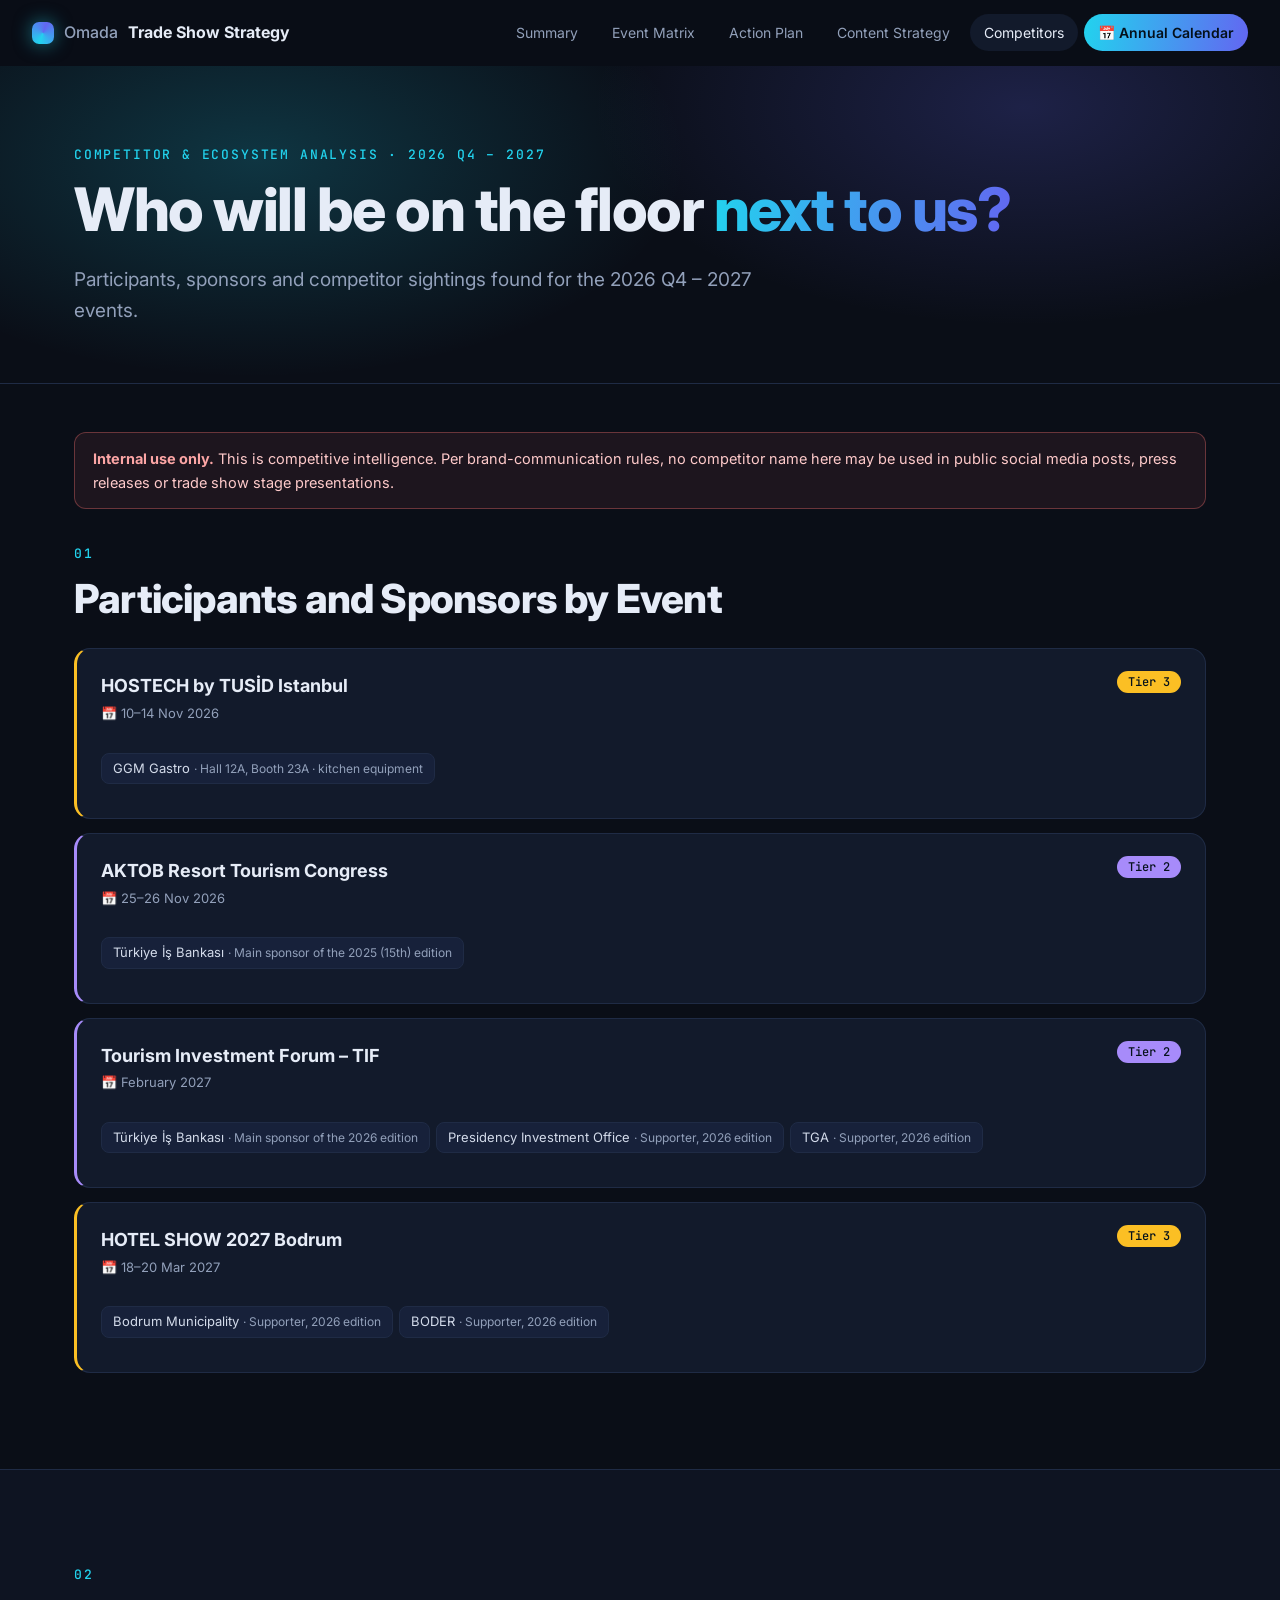
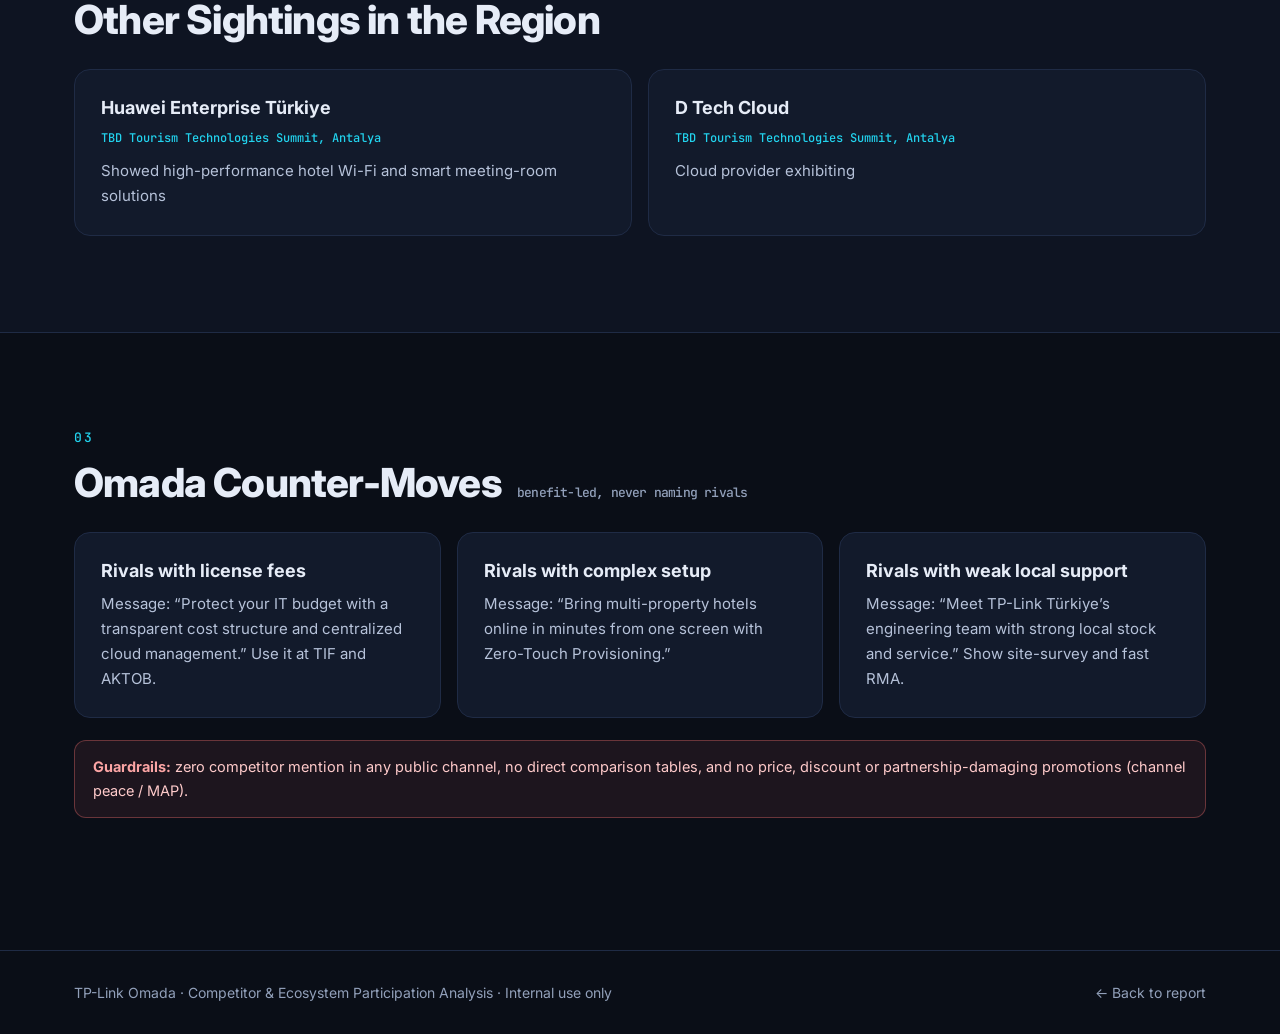
<file: competitors.html>
<!doctype html>
<html lang="en">
<head>
<meta charset="utf-8">
<meta name="viewport" content="width=device-width, initial-scale=1">
<title>Competitor & Ecosystem Analysis | TP-Link Omada</title>
<meta name="description" content="Which competitors, dealers and IT integrators attend the 2026 Q4 – 2027 hospitality trade shows. Internal use only.">
<meta name="robots" content="noindex, nofollow">
<meta name="theme-color" content="#0a0e17">
<link rel="icon" href="data:image/svg+xml,<svg xmlns='http://www.w3.org/2000/svg' viewBox='0 0 32 32'><rect width='32' height='32' rx='8' fill='%2307111f'/><path d='M7 12a13 13 0 0 1 18 0M10 16a8 8 0 0 1 12 0M13 20a3 3 0 0 1 6 0' stroke='%2322d3ee' stroke-width='2.4' fill='none' stroke-linecap='round'/><circle cx='16' cy='24' r='1.8' fill='%2322d3ee'/></svg>">
<link rel="preconnect" href="https://fonts.googleapis.com">
<link rel="preconnect" href="https://fonts.gstatic.com" crossorigin>
<link href="https://fonts.googleapis.com/css2?family=Inter:wght@400;500;600;700;800&family=JetBrains+Mono:wght@500&display=swap" rel="stylesheet">
<link rel="stylesheet" href="styles.css">
</head>
<body>
<div class="progress" id="progress"></div>
<header class="nav" id="nav">
  <a class="brand" href="index.html"><span class="brand-mark"></span>Omada <b>Trade Show Strategy</b></a>
  <button class="nav-toggle" id="navToggle" aria-label="Menu">☰</button>
  <nav id="navLinks">
    <a href="index.html#summary">Summary</a>
    <a href="index.html#matrix">Event Matrix</a>
    <a href="index.html#plans">Action Plan</a>
    <a href="index.html#content">Content Strategy</a>
    <a href="competitors.html" class="active-link">Competitors</a>
    <a href="calendar.html" class="nav-cal">📅 Annual Calendar</a>
  </nav>
</header>

<main id="top">
<section class="hero small">
  <div class="hero-glow"></div>
  <div class="wrap">
    <p class="eyebrow">Competitor &amp; Ecosystem Analysis · 2026 Q4 – 2027</p>
    <h1>Who will be on the floor <span class="grad">next to us?</span></h1>
    <p class="lead">Participants, sponsors and competitor sightings found for the 2026 Q4 – 2027 events.</p>
  </div>
</section>

<section class="sec" style="padding-top:48px">
  <div class="wrap">
    <div class="internal">
      <b>Internal use only.</b> This is competitive intelligence. Per brand-communication rules, no competitor name here may be used in public social media posts, press releases or trade show stage presentations.
    </div>
    <p class="eyebrow">01</p>
    <h2>Participants and Sponsors by Event</h2>
    <div class="comp-list" id="compList"></div>
  </div>
</section>

<section class="sec alt">
  <div class="wrap">
    <p class="eyebrow">02</p>
    <h2>Other Sightings in the Region</h2>
    <div class="cards two-col" id="sightings"></div>
  </div>
</section>

<section class="sec">
  <div class="wrap">
    <p class="eyebrow">03</p>
    <h2>Omada Counter-Moves <small class="h2s">benefit-led, never naming rivals</small></h2>
    <div class="cards three">
      <article class="card"><h4>Rivals with license fees</h4><p>Message: “Protect your IT budget with a transparent cost structure and centralized cloud management.” Use it at TIF and AKTOB.</p></article>
      <article class="card"><h4>Rivals with complex setup</h4><p>Message: “Bring multi-property hotels online in minutes from one screen with Zero-Touch Provisioning.”</p></article>
      <article class="card"><h4>Rivals with weak local support</h4><p>Message: “Meet TP-Link Türkiye’s engineering team with strong local stock and service.” Show site-survey and fast RMA.</p></article>
    </div>
    <div class="internal" style="margin-top:22px">
      <b>Guardrails:</b> zero competitor mention in any public channel, no direct comparison tables, and no price, discount or partnership-damaging promotions (channel peace / MAP).
    </div>
  </div>
</section>
</main>

<footer class="foot">
  <div class="wrap">
    <span>TP-Link Omada · Competitor &amp; Ecosystem Participation Analysis · Internal use only</span>
    <a href="index.html">← Back to report</a>
  </div>
</footer>
<script src="events.js"></script>
<script src="competitors.js"></script>
<script src="competitors-page.js"></script>
</body>
</html>
</file>
<file: styles.css>
:root{
  --bg:#0a0e17; --bg2:#0e1422; --panel:#121a2b; --panel2:#17213a; --line:#1f2b45;
  --text:#e6ecf7; --muted:#92a0ba; --accent:#22d3ee; --accent2:#6366f1;
  --t1:#22d3ee; --t2:#a78bfa; --t3:#fbbf24; --t4:#64748b;
  --r:16px;
}
*{box-sizing:border-box;margin:0;padding:0}
html{scroll-behavior:smooth;scroll-padding-top:72px}
body{background:var(--bg);color:var(--text);font:16px/1.65 Inter,system-ui,sans-serif;-webkit-font-smoothing:antialiased}
a{color:inherit;text-decoration:none}
.wrap{max-width:1180px;margin:0 auto;padding:0 24px}
.progress{position:fixed;top:0;left:0;height:3px;width:0;background:linear-gradient(90deg,var(--accent),var(--accent2));z-index:100}

/* nav */
.nav{position:sticky;top:0;z-index:50;display:flex;align-items:center;justify-content:space-between;padding:14px 32px;background:rgba(10,14,23,.72);backdrop-filter:blur(14px);border-bottom:1px solid transparent;transition:.2s}
.nav.scrolled{border-color:var(--line)}
.brand{display:flex;align-items:center;gap:10px;font-weight:500;color:var(--muted)}
.brand b{color:var(--text)}
.brand-mark{width:22px;height:22px;border-radius:7px;background:conic-gradient(from 200deg,var(--accent),var(--accent2),var(--accent));box-shadow:0 0 18px rgba(34,211,238,.5)}
nav{display:flex;gap:6px}
nav a{padding:7px 14px;border-radius:999px;font-size:14px;color:var(--muted);transition:.15s}
nav a:hover{color:var(--text);background:var(--panel)}
.nav-toggle{display:none;background:none;border:1px solid var(--line);color:var(--text);border-radius:10px;padding:6px 12px;font-size:18px}

/* hero */
.hero{position:relative;overflow:hidden;padding:110px 0 90px;border-bottom:1px solid var(--line)}
.hero-glow{position:absolute;inset:-20% -10% auto;height:520px;background:radial-gradient(40% 60% at 25% 30%,rgba(34,211,238,.20),transparent 70%),radial-gradient(40% 60% at 75% 20%,rgba(99,102,241,.22),transparent 70%);pointer-events:none}
.hero .wrap{position:relative}
.eyebrow{font:500 13px 'JetBrains Mono',monospace;letter-spacing:.14em;text-transform:uppercase;color:var(--accent);margin-bottom:14px}
h1{font-size:clamp(32px,5.4vw,60px);line-height:1.08;font-weight:800;letter-spacing:-.025em;max-width:960px}
.grad{background:linear-gradient(100deg,var(--accent),var(--accent2));-webkit-background-clip:text;background-clip:text;color:transparent}
.lead{margin-top:22px;max-width:680px;font-size:19px;color:var(--muted)}
.stats{display:grid;grid-template-columns:repeat(4,1fr);gap:14px;margin:48px 0 36px;max-width:820px}
.stat{background:linear-gradient(180deg,var(--panel),var(--bg2));border:1px solid var(--line);border-radius:var(--r);padding:20px}
.stat .num{display:block;font-size:40px;font-weight:800;line-height:1;color:var(--text)}
.stat span:last-child{font-size:13px;color:var(--muted)}
.cta{display:flex;gap:12px;flex-wrap:wrap}
.btn{padding:12px 22px;border-radius:12px;border:1px solid var(--line);background:var(--panel);font-weight:600;font-size:15px;transition:.15s}
.btn:hover{border-color:var(--accent);transform:translateY(-1px)}
.btn.primary{background:linear-gradient(100deg,var(--accent),var(--accent2));border:0;color:#04101a}

/* sections */
.sec{padding:96px 0}
.sec.alt{background:var(--bg2);border-block:1px solid var(--line)}
h2{font-size:clamp(26px,3.6vw,40px);line-height:1.15;font-weight:800;letter-spacing:-.02em;margin-bottom:26px;max-width:860px}
.sub{font-size:22px;font-weight:700;margin:56px 0 16px;display:flex;align-items:center;gap:10px;flex-wrap:wrap}
.sub small{font-size:13px;font-weight:500;color:var(--muted);padding:3px 10px;border:1px solid var(--line);border-radius:999px}
.dot{width:12px;height:12px;border-radius:50%}
.d1{background:var(--t1);box-shadow:0 0 12px var(--t1)}.d2{background:var(--t2);box-shadow:0 0 12px var(--t2)}.d3{background:var(--t3);box-shadow:0 0 12px var(--t3)}
.mini{margin:34px 0 14px;color:var(--muted);font:500 13px 'JetBrains Mono',monospace;text-transform:uppercase;letter-spacing:.1em}
.prose{color:#c3cde0;max-width:760px;margin-bottom:18px}
.prose strong{color:var(--text)}
.two{display:grid;grid-template-columns:1fr 1fr;gap:32px;margin-bottom:44px}
.two .prose{max-width:none;margin:0}

/* tiers */
.tiers{display:grid;grid-template-columns:repeat(4,1fr);gap:16px}
.tier{position:relative;background:var(--panel);border:1px solid var(--line);border-radius:var(--r);padding:24px;overflow:hidden;transition:.2s}
.tier:hover{transform:translateY(-4px);border-color:var(--c)}
.tier::before{content:"";position:absolute;inset:0 0 auto;height:3px;background:var(--c)}
.t1{--c:var(--t1)}.t2{--c:var(--t2)}.t3{--c:var(--t3)}.t4{--c:var(--t4)}
.tag{display:inline-block;font:500 12px 'JetBrains Mono',monospace;color:var(--c);border:1px solid var(--c);border-radius:999px;padding:2px 10px;margin-bottom:12px}
.tier h3{font-size:17px;line-height:1.3;margin-bottom:10px}
.tier p{font-size:14px;color:var(--muted);margin-bottom:14px}
.tier ul{list-style:none;font-size:13.5px;border-top:1px solid var(--line);padding-top:12px}
.tier li{padding:3px 0 3px 16px;position:relative}
.tier li::before{content:"";position:absolute;left:0;top:11px;width:6px;height:6px;border-radius:50%;background:var(--c)}

/* matrix */
.toolbar{display:flex;gap:14px;flex-wrap:wrap;align-items:center;margin:26px 0 12px}
.chips{display:flex;gap:6px;padding:4px;background:var(--panel);border:1px solid var(--line);border-radius:999px}
.chip{background:none;border:0;color:var(--muted);padding:7px 16px;border-radius:999px;font:600 13px Inter;cursor:pointer;transition:.15s}
.chip:hover{color:var(--text)}
.chip.active{background:var(--accent2);color:#fff}
#search{flex:1;min-width:220px;background:var(--panel);border:1px solid var(--line);color:var(--text);padding:11px 18px;border-radius:999px;font:15px Inter;outline:none}
#search:focus{border-color:var(--accent)}
.count{font-size:13px;color:var(--muted);margin-bottom:18px}
.timeline{position:relative;display:grid;gap:14px;padding-left:22px}
.timeline::before{content:"";position:absolute;left:5px;top:6px;bottom:6px;width:2px;background:linear-gradient(var(--accent),var(--accent2),transparent)}
.event{position:relative;display:grid;grid-template-columns:200px 1fr;gap:24px;background:var(--panel);border:1px solid var(--line);border-left:3px solid var(--c);border-radius:var(--r);padding:22px 24px;transition:.2s}
.event::before{content:"";position:absolute;left:-26px;top:28px;width:10px;height:10px;border-radius:50%;background:var(--c);box-shadow:0 0 0 4px var(--bg2)}
.event:hover{background:var(--panel2);transform:translateX(3px)}
.when span{display:block;font-weight:700;font-size:15px}
.when em{display:inline-block;margin-top:6px;font-style:normal;font-size:12px;color:var(--muted);border:1px solid var(--line);border-radius:6px;padding:1px 8px}
.head{display:flex;justify-content:space-between;gap:14px;align-items:flex-start}
.head h4{font-size:18px;line-height:1.3}
.badge{flex:none;font:500 12px 'JetBrains Mono',monospace;padding:3px 11px;border-radius:999px;color:#06121c;background:var(--c)}
.loc{font-size:13px;color:var(--muted);margin:2px 0 14px}
dl{display:grid;grid-template-columns:1fr 1fr;gap:14px 24px}
dl .wide{grid-column:1/-1}
dt{font:500 11px 'JetBrains Mono',monospace;text-transform:uppercase;letter-spacing:.08em;color:var(--muted);margin-bottom:3px}
dd{font-size:14.5px;color:#d3dbea}
.fit{display:inline-block;font-weight:700;font-size:12px;padding:1px 9px;border-radius:6px;margin-right:4px}
.fit.vh{background:rgba(34,197,94,.16);color:#4ade80}.fit.h{background:rgba(34,211,238,.15);color:#22d3ee}.fit.mh{background:rgba(99,102,241,.2);color:#a5b4fc}.fit.m{background:rgba(251,191,36,.15);color:#fbbf24}.fit.l{background:rgba(248,113,113,.15);color:#f87171}
.empty{padding:40px;text-align:center;color:var(--muted)}

/* cards */
.cards{display:grid;grid-template-columns:repeat(auto-fill,minmax(320px,1fr));gap:16px;margin-top:8px}
.cards.two-col{grid-template-columns:repeat(2,1fr)}
.cards.three{grid-template-columns:repeat(3,1fr)}
.card{position:relative;background:var(--panel);border:1px solid var(--line);border-radius:var(--r);padding:26px;transition:.2s}
.card:hover{border-color:#34456b;transform:translateY(-3px)}
.card h4{font-size:18px;line-height:1.3;margin-bottom:4px}
.card p{font-size:15px;color:#b6c2d9;margin-top:10px}
.card .meta{font:500 12px 'JetBrains Mono',monospace;color:var(--accent)}
.card .big{position:absolute;right:20px;top:14px;font-size:44px;font-weight:800;color:rgba(255,255,255,.05)}
.card .frac{font:500 12px 'JetBrains Mono',monospace;color:var(--accent2);background:rgba(99,102,241,.15);padding:2px 10px;border-radius:999px;display:inline-block;margin-bottom:10px}
.card.wide{margin-top:16px}
.card.accent{border-top:3px solid var(--t3)}
.card.warn{border-top:3px solid #f87171}
blockquote{margin-top:14px;padding:12px 16px;border-left:3px solid var(--t2);background:rgba(167,139,250,.08);border-radius:0 10px 10px 0;font-style:italic;color:#d9d0f7;font-size:14.5px}
.kpi{padding:12px 0;border-top:1px solid var(--line)}.kpi:first-of-type{margin-top:14px}
.kpi b{display:block;font:500 11px 'JetBrains Mono',monospace;text-transform:uppercase;letter-spacing:.1em;color:var(--accent);margin-bottom:2px}
.callout{background:linear-gradient(135deg,rgba(34,211,238,.1),rgba(99,102,241,.12));border:1px solid var(--line);border-radius:var(--r);padding:28px 30px}
.callout p{max-width:760px;color:#c3cde0}
.motto{display:block;margin-top:14px;font-size:clamp(20px,2.6vw,28px);background:linear-gradient(100deg,var(--accent),var(--accent2));-webkit-background-clip:text;background-clip:text;color:transparent}

/* post */
.post{margin-top:10px;background:#0b1220;border:1px solid var(--line);border-radius:var(--r);overflow:hidden}
.post-head{display:flex;justify-content:space-between;align-items:center;padding:12px 18px;background:var(--panel);font:500 12px 'JetBrains Mono',monospace;color:var(--muted);border-bottom:1px solid var(--line)}
.post>div,.post>p:not(.post-head){padding:22px 24px}
.post p{margin-bottom:14px;color:#cbd5e6}
.post .hash{color:var(--accent);margin:0}
.post.code>p:not(.post-head){font:13.5px/1.7 'JetBrains Mono',monospace;color:#a9c1e8}
.copy{background:var(--accent2);color:#fff;border:0;border-radius:8px;padding:6px 14px;font:600 12px Inter;cursor:pointer}
.copy:hover{filter:brightness(1.15)}

/* flow */
.flow{display:grid;grid-template-columns:repeat(3,1fr);gap:16px;counter-reset:s}
.step{position:relative;background:var(--panel);border:1px solid var(--line);border-radius:var(--r);padding:26px}
.step span{display:grid;place-items:center;width:34px;height:34px;border-radius:10px;background:linear-gradient(135deg,var(--accent),var(--accent2));color:#04101a;font-weight:800;margin-bottom:14px}
.step h4{font-size:16.5px;line-height:1.35;margin-bottom:8px}
.step p{font-size:14.5px;color:#b6c2d9}
.step:not(:last-child)::after{content:"→";position:absolute;right:-14px;top:30px;z-index:2;color:var(--accent);font-size:20px}

.sources{display:grid;grid-template-columns:1fr 1fr;gap:10px 32px;list-style:none;counter-reset:n;margin-top:10px}
.sources li{counter-increment:n;position:relative;padding:12px 14px 12px 50px;background:var(--panel);border:1px solid var(--line);border-radius:12px;font-size:14.5px;color:#c3cde0}
.sources li::before{content:counter(n,decimal-leading-zero);position:absolute;left:14px;top:12px;font:500 13px 'JetBrains Mono',monospace;color:var(--accent)}
.foot{padding:30px 0;border-top:1px solid var(--line);font-size:14px;color:var(--muted)}
.foot .wrap{display:flex;justify-content:space-between;gap:16px;flex-wrap:wrap}
.foot a:hover{color:var(--accent)}

.reveal{opacity:0;transform:translateY(18px);transition:opacity .6s,transform .6s}
.reveal.in{opacity:1;transform:none}

@media (max-width:1000px){
  .tiers{grid-template-columns:repeat(2,1fr)}
  .flow,.cards.three{grid-template-columns:1fr}
  .step:not(:last-child)::after{display:none}
  .two,.cards.two-col,.sources{grid-template-columns:1fr}
}
@media (max-width:720px){
  .nav{padding:12px 18px}
  .nav-toggle{display:block}
  nav{display:none;position:absolute;top:100%;left:0;right:0;flex-direction:column;background:var(--bg);padding:12px 18px;border-bottom:1px solid var(--line)}
  nav.open{display:flex}
  .hero{padding:70px 0 60px}
  .sec{padding:64px 0}
  .stats{grid-template-columns:1fr 1fr}
  .tiers{grid-template-columns:1fr}
  .event{grid-template-columns:1fr;gap:10px}
  dl{grid-template-columns:1fr}
  .head{flex-direction:column}
  .cards{grid-template-columns:1fr}
}
@media (prefers-reduced-motion:reduce){*{animation:none!important;transition:none!important}.reveal{opacity:1;transform:none}html{scroll-behavior:auto}}

/* ---- English version additions ---- */
nav a.nav-cal{color:#04101a;background:linear-gradient(100deg,var(--accent),var(--accent2));font-weight:600}
nav a.nav-cal:hover{color:#04101a;filter:brightness(1.1)}
a.inline{color:var(--accent);border-bottom:1px solid rgba(34,211,238,.4)}
.hero.small{padding:80px 0 56px}
.cal-sec{padding-top:48px}
.legend{display:flex;flex-wrap:wrap;gap:10px 22px;margin:18px 0 26px;font-size:13.5px;color:var(--muted)}
.lg{display:inline-flex;align-items:center;gap:8px}
.lg i{width:14px;height:14px;border-radius:4px;background:var(--c)}
.lg b{color:var(--text)}
.months{display:grid;grid-template-columns:repeat(auto-fill,minmax(340px,1fr));gap:18px}
.month{background:var(--panel);border:1px solid var(--line);border-radius:var(--r);padding:22px;display:flex;flex-direction:column}
.month.quiet{opacity:.65}
.month h3{font-size:20px;margin-bottom:14px;display:flex;align-items:baseline;gap:8px}
.month h3 small{font:500 13px 'JetBrains Mono',monospace;color:var(--muted)}
.grid{display:grid;grid-template-columns:repeat(7,1fr);gap:4px;margin-bottom:16px}
.grid .dow{font:500 11px 'JetBrains Mono',monospace;color:var(--muted);text-align:center;padding:2px 0 6px}
.grid .day{display:grid;place-items:center;aspect-ratio:1;border-radius:8px;font-size:13px;color:#9fb0cc;border:0;background:none;font-family:inherit}
.grid button.day{background:var(--c);color:#05111c;font-weight:700;cursor:pointer;transition:.15s}
.grid button.day:hover{transform:scale(1.12);box-shadow:0 0 0 2px var(--bg),0 0 0 4px var(--c)}
.evlist{list-style:none;display:grid;gap:8px;margin-top:auto;border-top:1px solid var(--line);padding-top:14px}
.evlist .none{font-size:13px;color:var(--muted)}
.ev{width:100%;text-align:left;display:grid;grid-template-columns:auto 1fr auto;column-gap:10px;row-gap:2px;align-items:center;background:var(--panel2);border:1px solid var(--line);border-left:3px solid var(--c);border-radius:10px;padding:9px 12px;color:var(--text);font:inherit;cursor:pointer;transition:.15s}
.ev:hover{border-color:var(--c);transform:translateX(2px)}
.ev .dot{width:8px;height:8px;border-radius:50%;background:var(--c);box-shadow:none}
.ev-d{grid-column:2;font:500 11.5px 'JetBrains Mono',monospace;color:var(--c)}
.ev-t{grid-column:3;grid-row:1/3;font:500 11px 'JetBrains Mono',monospace;color:var(--muted)}
.ev-n{grid-column:2;font-size:14px;font-weight:600;line-height:1.35}
.tbc{grid-column:2;font-style:normal;font-size:11.5px;color:var(--muted)}
.ev .dot{grid-row:1/3}
.badge.b1{--c:var(--t1)}.badge.b2{--c:var(--t2)}.badge.b3{--c:var(--t3)}.badge.b4{--c:var(--t4)}
.chip.c1.active{background:var(--t1);color:#04101a}.chip.c2.active{background:var(--t2);color:#120a2a}.chip.c3.active{background:var(--t3);color:#201500}.chip.c4.active{background:var(--t4);color:#fff}
.modal{position:fixed;inset:0;z-index:200;display:grid;place-items:center;padding:20px;background:rgba(3,6,12,.72);backdrop-filter:blur(6px)}
.modal[hidden]{display:none}
.modal-box{position:relative;width:min(640px,100%);max-height:90vh;overflow:auto;background:var(--panel);border:1px solid var(--line);border-radius:20px;padding:32px}
.modal-box h3{font-size:24px;line-height:1.25;margin:14px 0 6px}
.modal-box dl{grid-template-columns:1fr;margin-top:18px}
.modal-x{position:absolute;right:16px;top:14px;width:34px;height:34px;border-radius:10px;border:1px solid var(--line);background:var(--panel2);color:var(--text);cursor:pointer}
@media (max-width:720px){.months{grid-template-columns:1fr}.month{padding:18px}.hero.small{padding:56px 0 40px}}

/* ---- competitors page ---- */
nav a.active-link{color:var(--text);background:var(--panel)}
.internal{background:rgba(248,113,113,.08);border:1px solid rgba(248,113,113,.35);color:#fecaca;border-radius:12px;padding:14px 18px;font-size:14.5px;margin-bottom:36px}
.internal b{color:#fca5a5}
.tier.g1{--c:#f87171}.tier.g2{--c:var(--t1)}.tier.g3{--c:var(--t3)}.tier.g4{--c:#4ade80}
.h2s{font:500 13px 'JetBrains Mono',monospace;color:var(--muted);margin-left:8px}
.comp-list{display:grid;gap:14px}
.comp{background:var(--panel);border:1px solid var(--line);border-left:3px solid var(--c);border-radius:var(--r);padding:22px 24px}
.comp-head{display:flex;justify-content:space-between;gap:16px;flex-wrap:wrap;margin-bottom:14px}
.comp-head h4{font-size:18px}
.comp-tags{display:flex;gap:8px;flex-wrap:wrap;align-items:flex-start}
.int{font:600 12px Inter;padding:3px 11px;border-radius:999px}
.int.vh{background:rgba(248,113,113,.18);color:#fca5a5}.int.h{background:rgba(251,146,60,.18);color:#fdba74}.int.mh{background:rgba(251,191,36,.16);color:#fcd34d}.int.m{background:rgba(250,204,21,.12);color:#fde68a}.int.l,.int.vl{background:rgba(100,116,139,.2);color:#cbd5e1}
.comp-grid{display:grid;grid-template-columns:1fr 1fr;gap:18px 28px;margin-bottom:12px}
.comp-grid dt{display:block}
.pills{display:flex;flex-wrap:wrap;gap:6px;margin:6px 0 12px}
.pill{font-size:13px;padding:4px 11px;border-radius:8px;background:var(--panel2);border:1px solid var(--line);color:#d3dbea}
.pills.rival .pill{background:rgba(248,113,113,.08);border-color:rgba(248,113,113,.28);color:#fecaca}
.pill.ally{background:rgba(74,222,128,.08);border-color:rgba(74,222,128,.3);color:#bbf7d0}
.form,.take{font-size:14.5px;color:#b6c2d9;margin-top:6px}
.form b,.take b{color:var(--text)}
.take{padding:10px 14px;border-left:3px solid var(--accent);background:rgba(34,211,238,.06);border-radius:0 10px 10px 0}
.mx-wrap{overflow-x:auto;border:1px solid var(--line);border-radius:var(--r);background:var(--panel)}
.mx{border-collapse:collapse;width:100%;min-width:760px;font-size:14px}
.mx th,.mx td{padding:11px 12px;text-align:center;border-bottom:1px solid var(--line)}
.mx thead th{font:500 11px 'JetBrains Mono',monospace;text-transform:uppercase;letter-spacing:.06em;color:var(--muted);background:var(--panel2)}
.mx tbody th{text-align:left;font-weight:600;color:var(--text);white-space:nowrap}
.mx tbody tr:hover{background:var(--panel2)}
.mk{display:inline-block;width:14px;height:14px;border-radius:50%;vertical-align:middle}
.mk.m1{background:#f87171;box-shadow:0 0 10px rgba(248,113,113,.5)}
.mk.m2{border:2px solid #f87171}
.eco{display:grid;gap:16px}
.eco .card{margin:0}
@media (max-width:1000px){.comp-grid{grid-template-columns:1fr}}

/* competitors inside the event matrix */
.comp-mini{margin-top:16px;padding-top:14px;border-top:1px dashed var(--line)}
.cm-head{display:flex;align-items:center;gap:12px;flex-wrap:wrap;margin-bottom:8px;font:500 11px 'JetBrains Mono',monospace;text-transform:uppercase;letter-spacing:.08em;color:#fca5a5}
.cm-head a{margin-left:auto;color:var(--accent);text-transform:none;letter-spacing:0;font:600 12.5px Inter}
.comp-mini dl{grid-template-columns:1fr 1fr}
.comp-mini .pills{margin:4px 0 4px}
@media (max-width:720px){.comp-mini dl{grid-template-columns:1fr}.cm-head a{margin-left:0}}

/* verification layer */
.warnbox{background:rgba(251,191,36,.08);border:1px solid rgba(251,191,36,.4);color:#fde68a;border-radius:12px;padding:14px 18px;font-size:14.5px;margin-bottom:14px}
.warnbox b{color:#fcd34d}
.int.u{background:rgba(100,116,139,.2);color:#cbd5e1}
.pills.claimed .pill{background:transparent;border:1px dashed #475569;color:#94a3b8}
.facts{list-style:none;margin:6px 0 10px}
.facts li{position:relative;padding:3px 0 3px 16px;font-size:14px;color:#d3dbea}
.facts li::before{content:"✓";position:absolute;left:0;color:#4ade80;font-size:12px;top:5px}
.none{font-size:13.5px;color:var(--muted);margin:6px 0 10px}
.comp-grid dt.gap{margin-top:12px}
.comp-grid dt b{color:#fbbf24}
.vlog{display:grid;grid-template-columns:repeat(auto-fill,minmax(340px,1fr));gap:16px}
.vlog .card p a{color:var(--accent);border-bottom:1px solid rgba(34,211,238,.4)}
.mx .mk.m1{background:#64748b;box-shadow:none}.mx .mk.m2{border-color:#64748b}

/* tier re-evaluation */
.tierchg{font-size:13.5px;color:#fde68a;background:rgba(251,191,36,.08);border:1px solid rgba(251,191,36,.3);border-radius:10px;padding:8px 12px;margin:2px 0 12px}
.tierchg b{color:#fcd34d}.tierchg em{color:#fcd34d;font-style:normal;font-weight:600}
.mx.rev th,.mx.rev td{text-align:left;vertical-align:top;font-size:13.5px}
.mx.rev tbody th{white-space:normal;min-width:150px}
.mx.rev td:nth-child(4){min-width:220px;color:#c3cde0}
.tier small{color:var(--muted)}
.mx.rev .badge{white-space:nowrap;display:inline-block}
.mx.rev td:nth-child(2),.mx.rev td:nth-child(3){white-space:nowrap}
.pill i{font-style:normal;color:var(--muted);font-size:12px}
</file>
